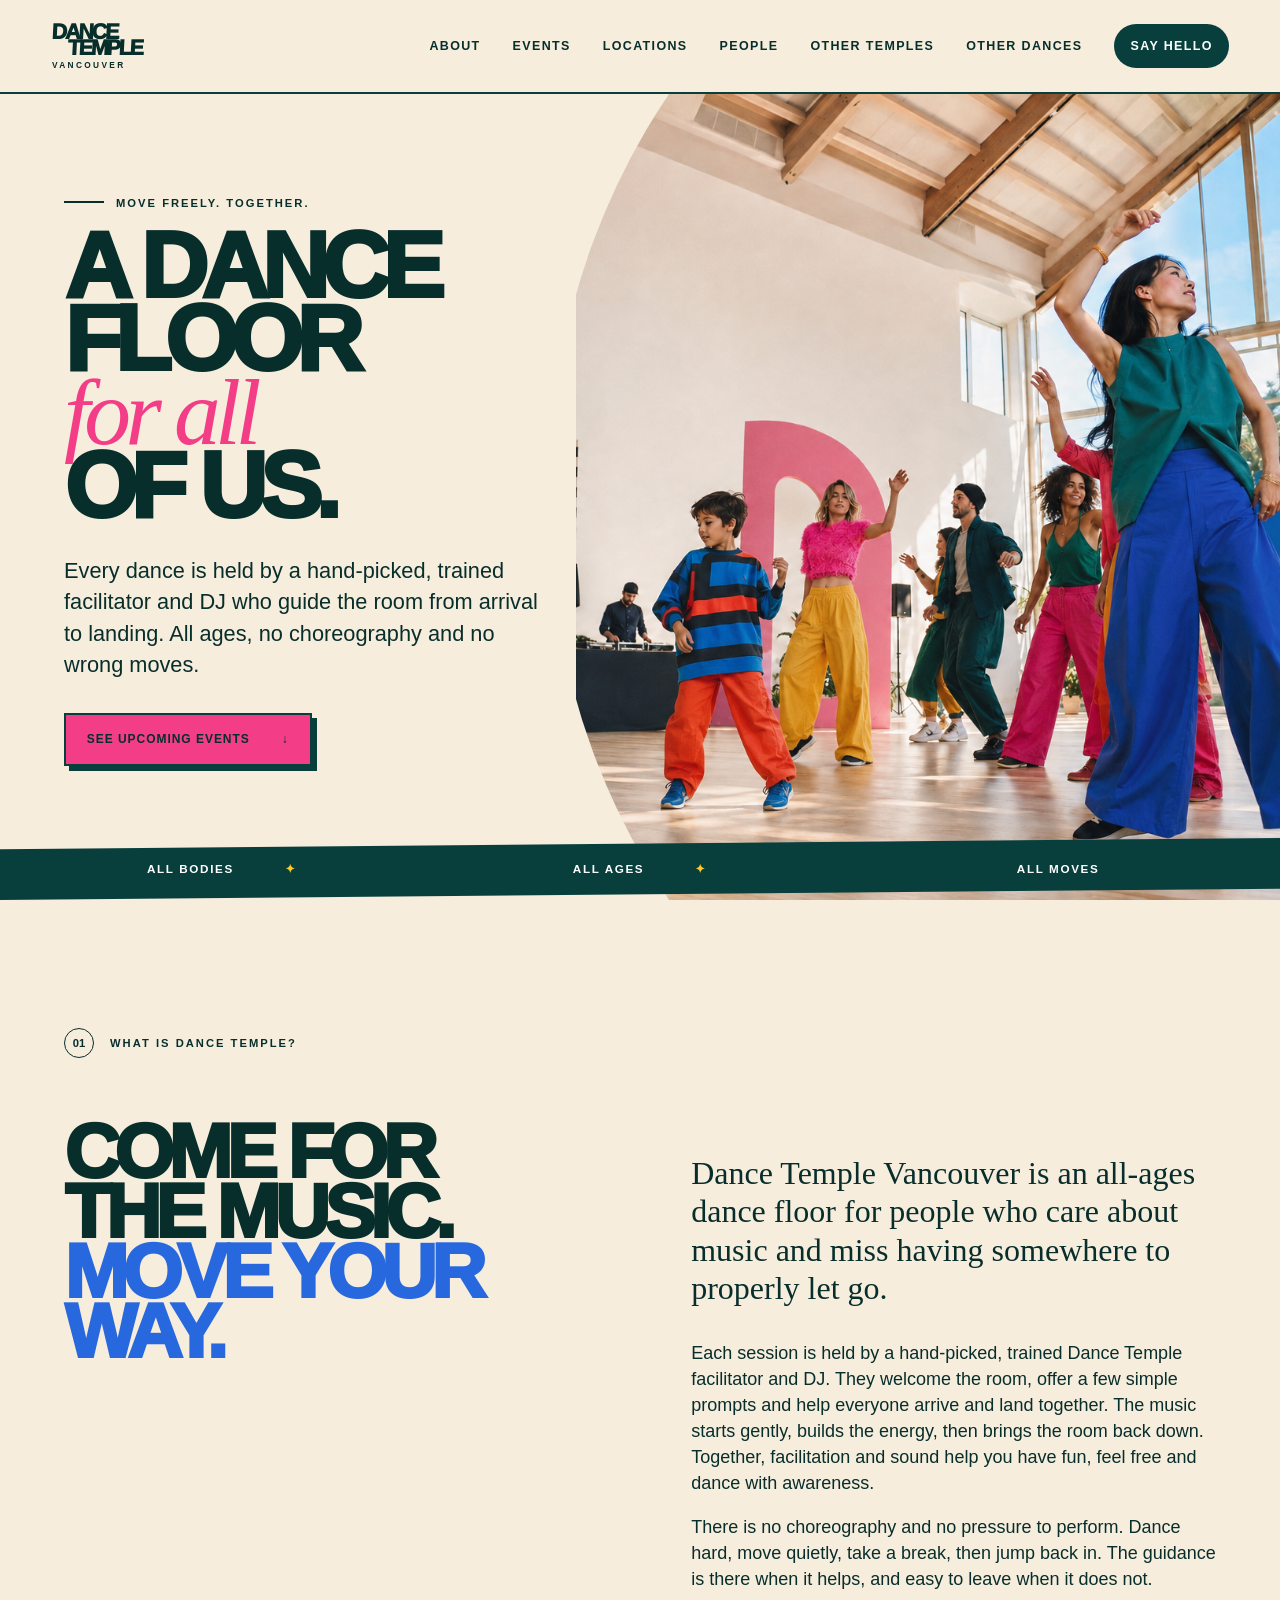
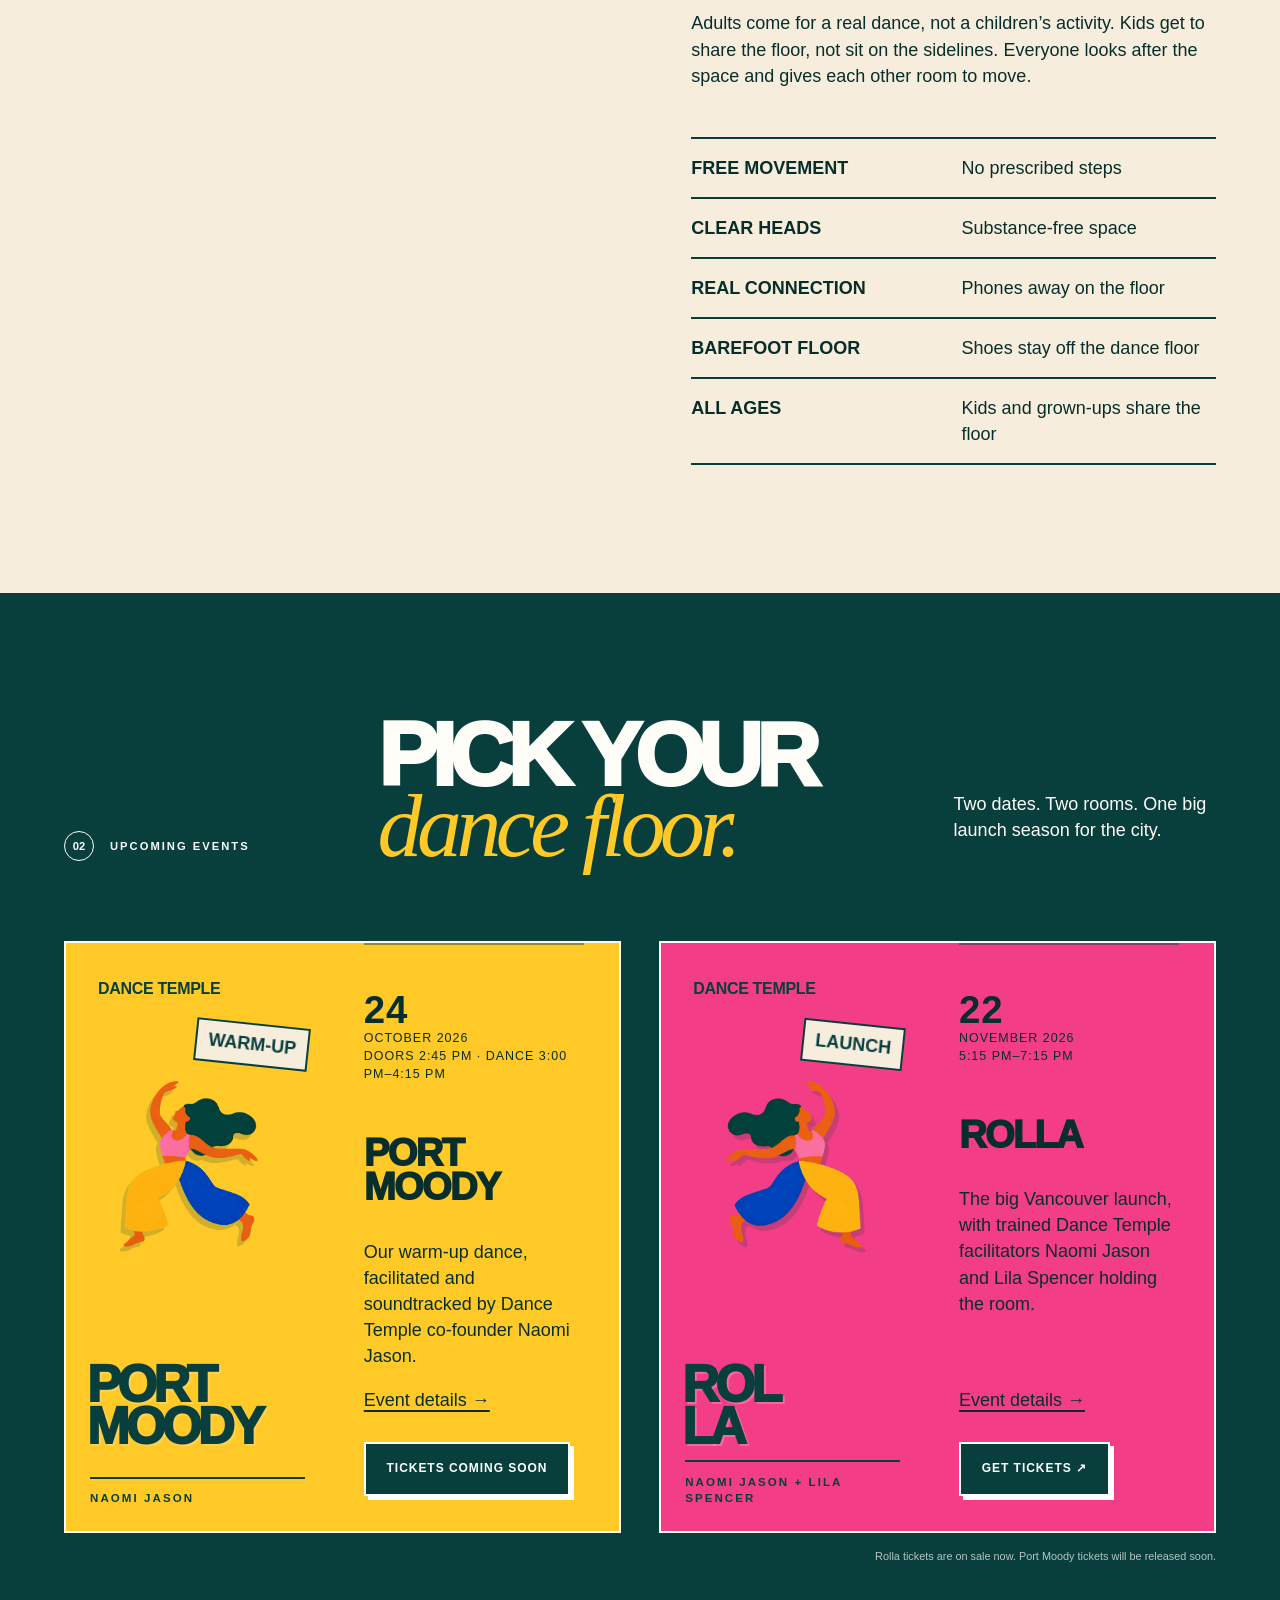
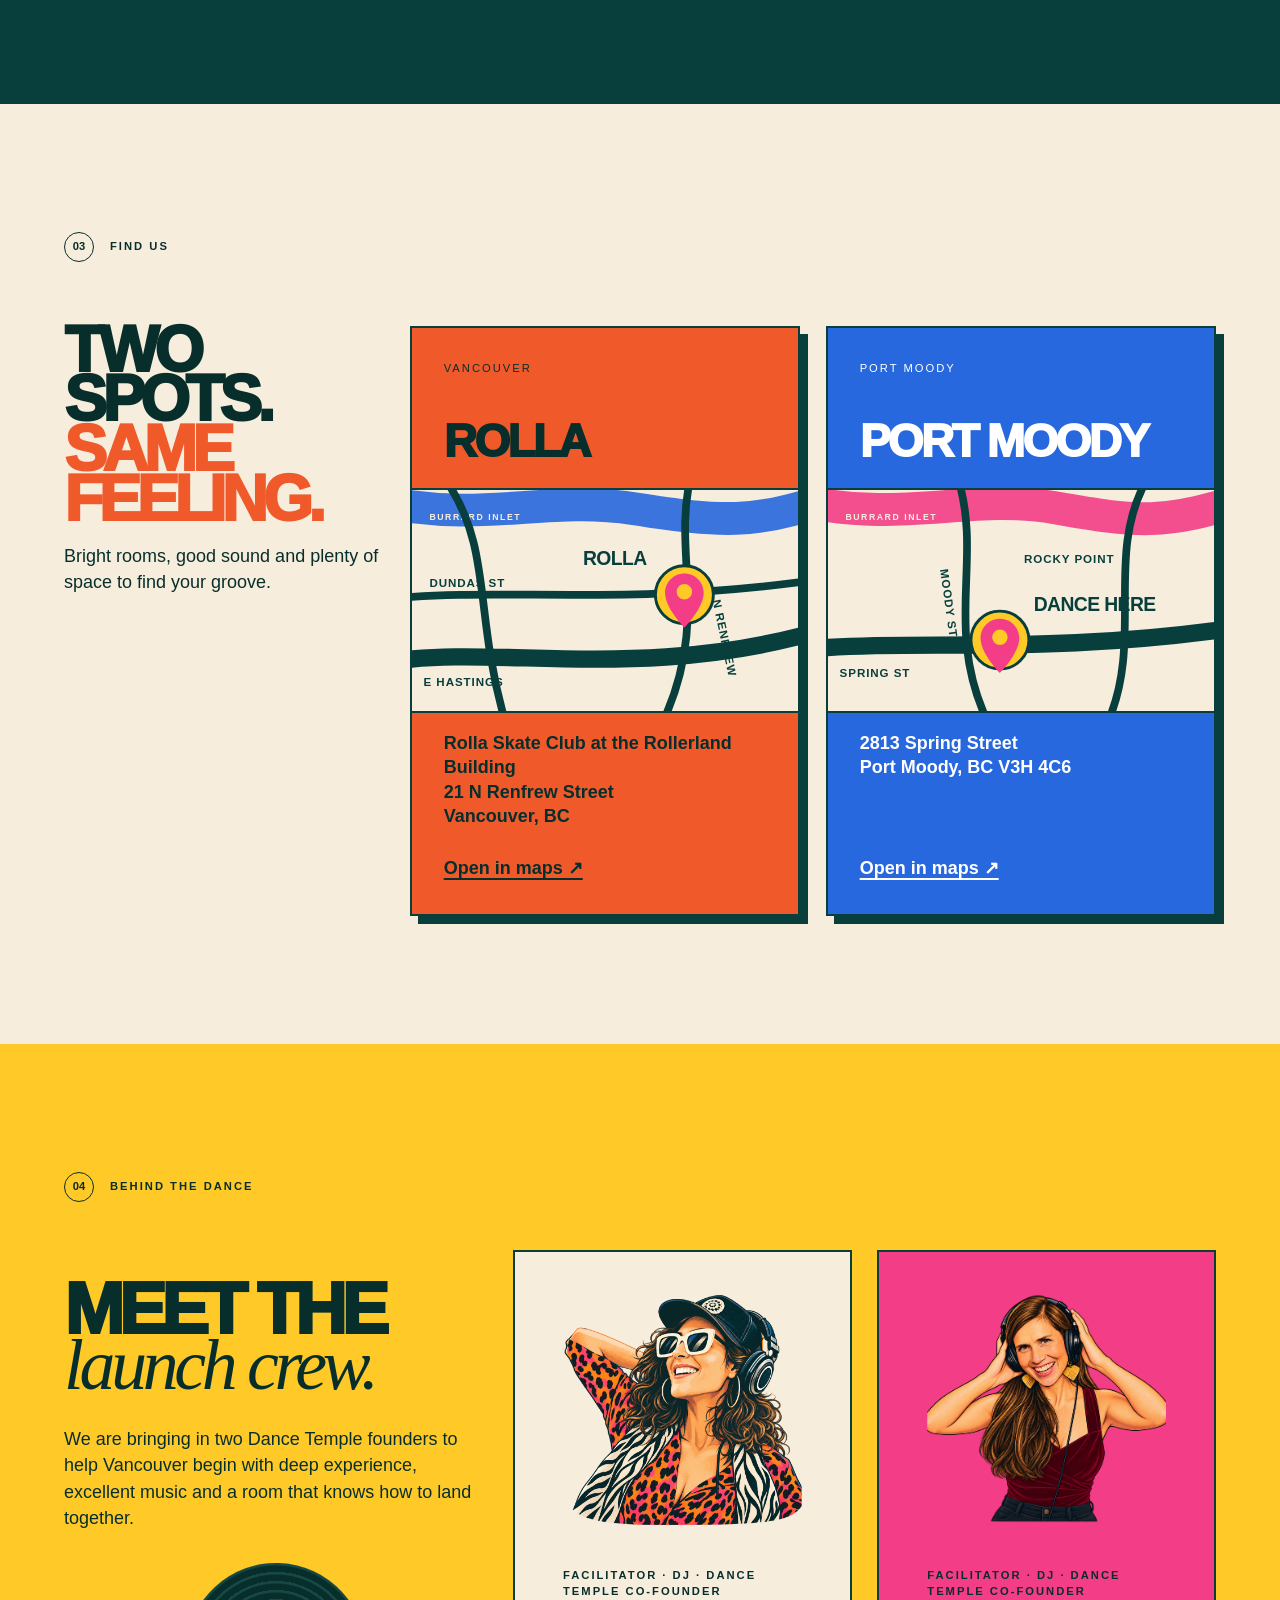
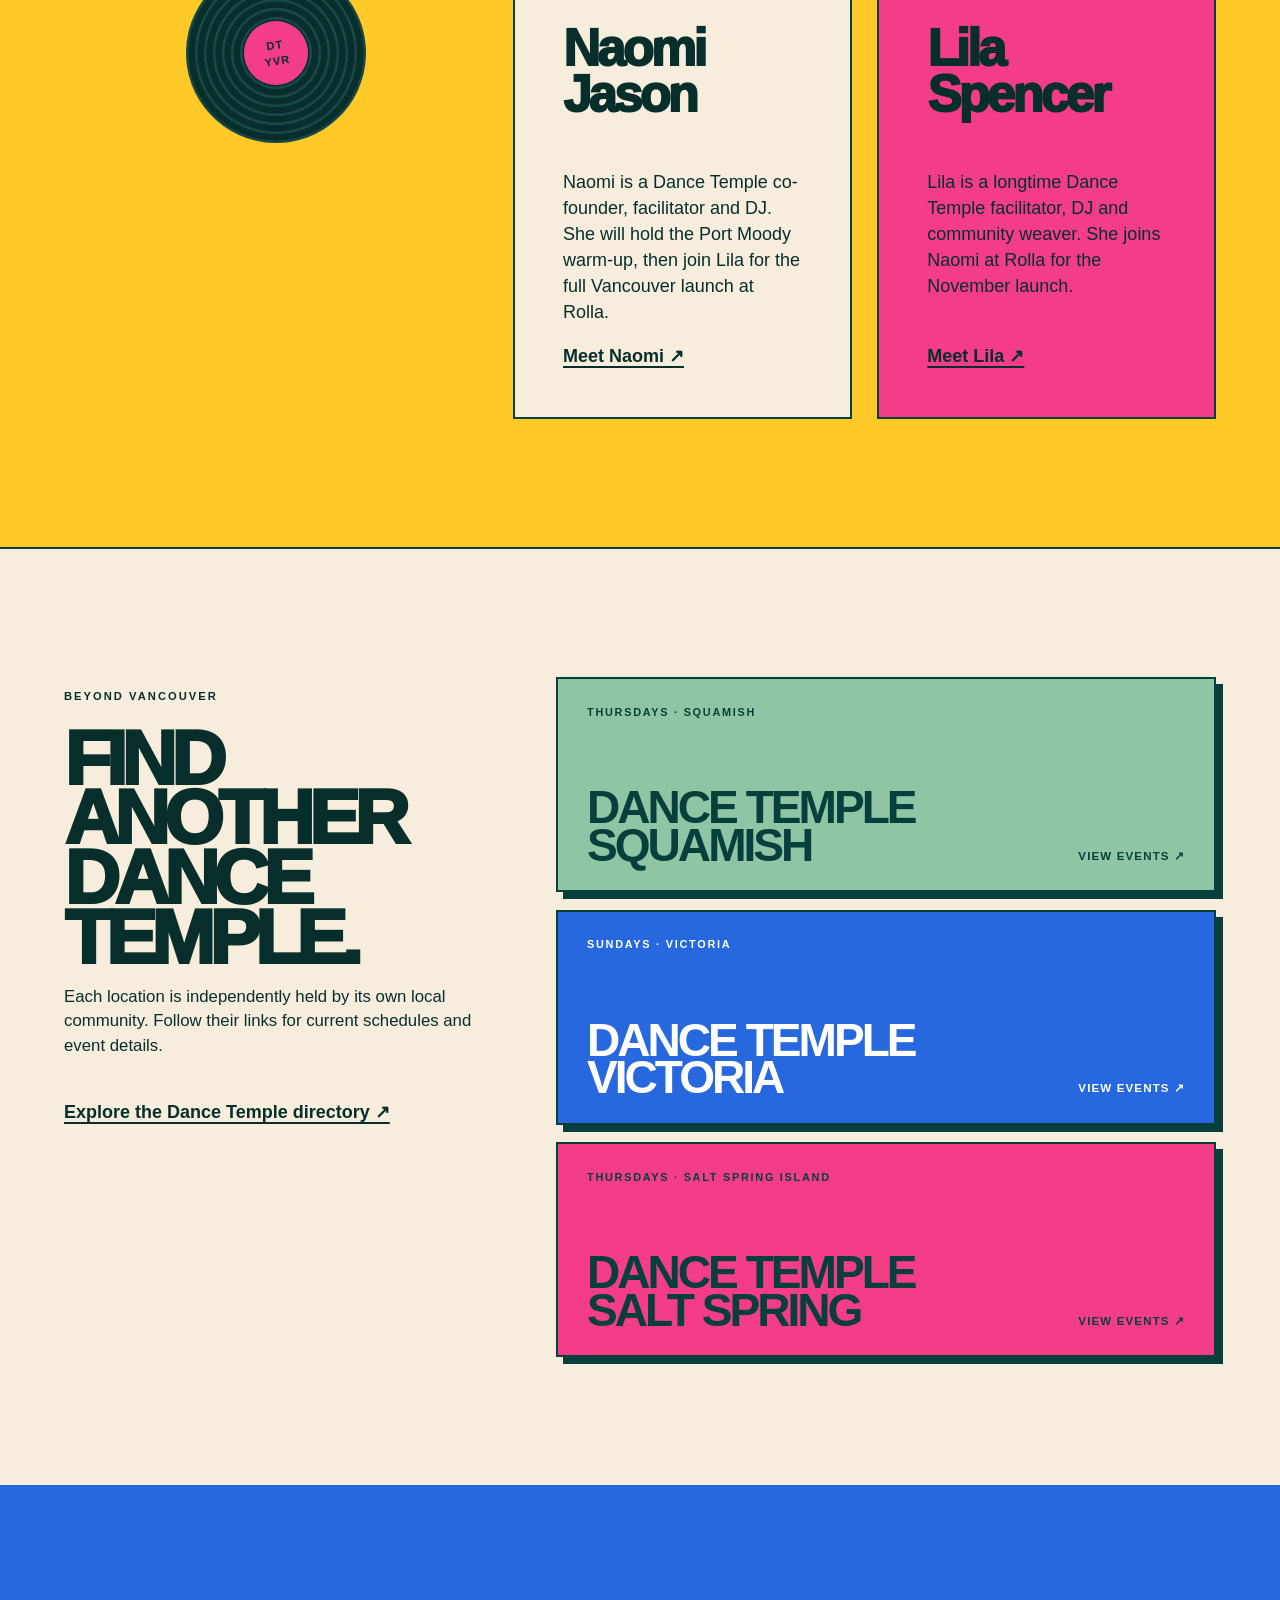
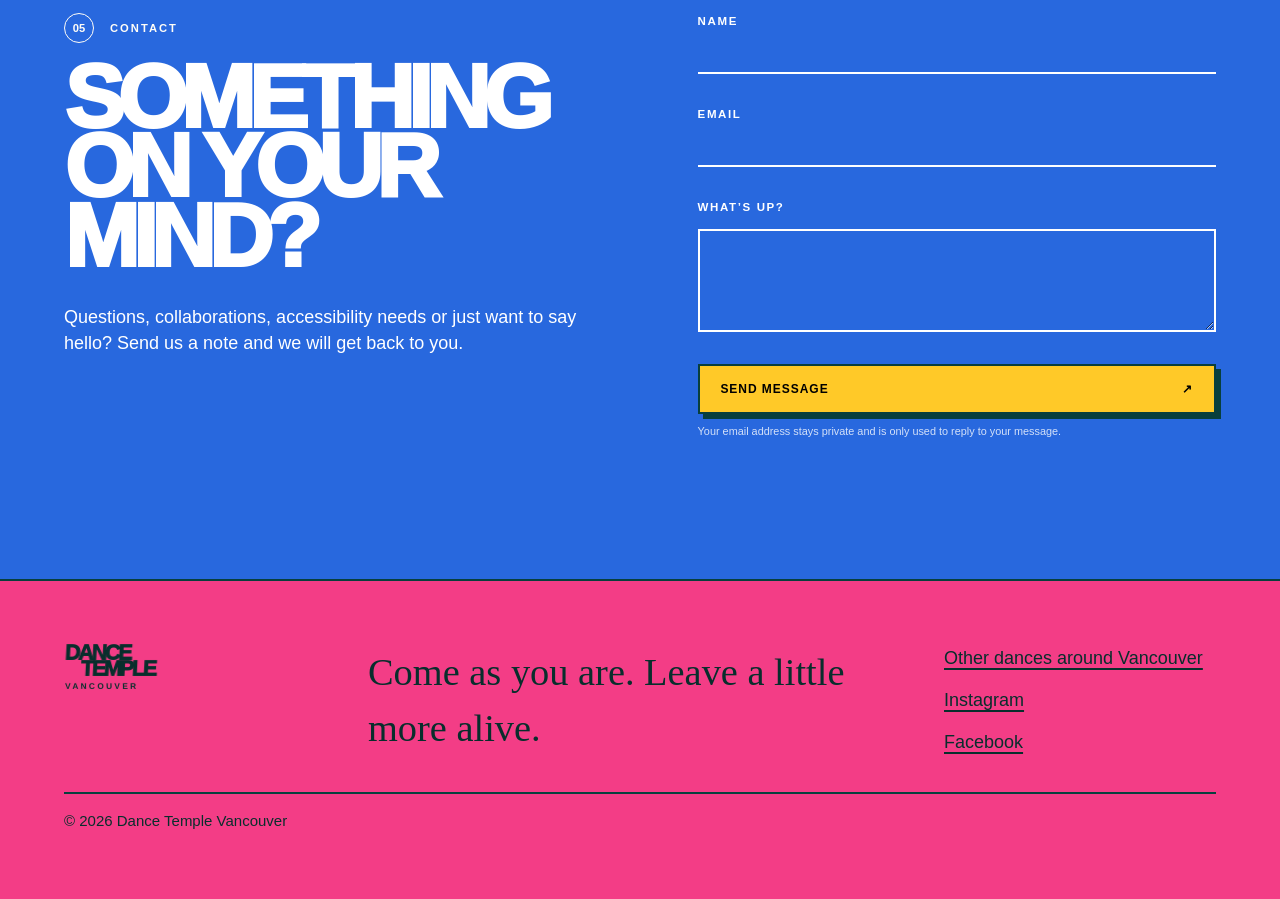
<file: index.html>
<!doctype html>
<html lang="en">
<head>
  <meta charset="utf-8">
  <meta name="viewport" content="width=device-width, initial-scale=1">
  <!-- Google tag (gtag.js) -->
  <script async src="https://www.googletagmanager.com/gtag/js?id=G-MECYMFHZHG"></script>
  <script>
    window.dataLayer = window.dataLayer || [];
    function gtag(){dataLayer.push(arguments);}
    gtag('js', new Date());
    gtag('config', 'G-MECYMFHZHG');
  </script>
  <title>All-Ages Conscious Dance Events | Dance Temple Vancouver</title>
  <meta name="description" content="All-ages conscious dance events in Vancouver and Port Moody, guided by a facilitator and rotating local DJs.">
  <link rel="canonical" href="https://dancetemplevancouver.com/">
  <link rel="icon" href="assets/logo-dancer.png" type="image/png">
  <meta name="theme-color" content="#004d46">
  <meta property="og:type" content="website">
  <meta property="og:site_name" content="Dance Temple Vancouver">
  <meta property="og:title" content="All-Ages Conscious Dance Events | Dance Temple Vancouver">
  <meta property="og:description" content="A conscious dance floor for people of all ages in Vancouver and Port Moody, with guided facilitation and brilliant local DJs.">
  <meta property="og:url" content="https://dancetemplevancouver.com/">
  <meta property="og:image" content="https://dancetemplevancouver.com/assets/dancers-hero.png">
  <meta property="og:image:alt" content="A colourful group of adults and children dancing together">
  <meta name="twitter:card" content="summary_large_image">
  <meta name="twitter:title" content="All-Ages Conscious Dance Events | Dance Temple Vancouver">
  <meta name="twitter:description" content="Move freely at an all-ages conscious dance in Vancouver and Port Moody, guided by a facilitator and local DJs.">
  <meta name="twitter:image" content="https://dancetemplevancouver.com/assets/dancers-hero.png">
  <link rel="stylesheet" href="styles.css">
  <link rel="stylesheet" href="revision.css?v=4">
  <script src="script.js" defer></script>
  <script type="application/ld+json">
  {
    "@context": "https://schema.org",
    "@graph": [
      {
        "@type": "Organization",
        "@id": "https://dancetemplevancouver.com/#organization",
        "name": "Dance Temple Vancouver",
        "url": "https://dancetemplevancouver.com/",
        "logo": "https://dancetemplevancouver.com/assets/logo-dancer.png",
        "sameAs": [
          "https://instagram.com/dancetemplevancouver",
          "https://facebook.com/dancetemplevancouver"
        ]
      },
      {
        "@type": "WebSite",
        "@id": "https://dancetemplevancouver.com/#website",
        "url": "https://dancetemplevancouver.com/",
        "name": "Dance Temple Vancouver",
        "publisher": { "@id": "https://dancetemplevancouver.com/#organization" },
        "inLanguage": "en-CA"
      },
      {
        "@type": "Event",
        "name": "Dance Temple Vancouver: Port Moody warm-up",
        "startDate": "2026-10-24T15:00:00-07:00",
        "endDate": "2026-10-24T16:15:00-07:00",
        "eventStatus": "https://schema.org/EventScheduled",
        "eventAttendanceMode": "https://schema.org/OfflineEventAttendanceMode",
        "url": "https://dancetemplevancouver.com/events/port-moody.html",
        "location": { "@type": "Place", "name": "Port Moody", "address": "2813 Spring Street, Port Moody, BC" },
        "organizer": { "@id": "https://dancetemplevancouver.com/#organization" },
        "performer": { "@type": "Person", "name": "Naomi Jason", "url": "https://www.naomijason.com/dancetemple" }
      },
      {
        "@type": "Event",
        "name": "Dance Temple Vancouver at Rolla",
        "startDate": "2026-11-22T17:15:00-08:00",
        "endDate": "2026-11-22T19:15:00-08:00",
        "eventStatus": "https://schema.org/EventScheduled",
        "eventAttendanceMode": "https://schema.org/OfflineEventAttendanceMode",
        "url": "https://dancetemplevancouver.com/events/vancouver-pne.html",
        "location": { "@type": "Place", "name": "Rolla Skate Club at the Rollerland Building", "address": "21 N Renfrew Street, Vancouver, BC" },
        "organizer": { "@id": "https://dancetemplevancouver.com/#organization" },
        "performer": [
          { "@type": "Person", "name": "Naomi Jason", "url": "https://www.naomijason.com/dancetemple" },
          { "@type": "Person", "name": "Lila Spencer", "url": "https://dancetemplegathering.com/contributors/" }
        ]
      }
    ]
  }
  </script>
</head>
<body>
  <a class="skip-link" href="#main">Skip to content</a>
  <header class="site-header">
    <a class="wordmark" href="#top" aria-label="Dance Temple Vancouver home"><span>Dance</span><span>Temple</span><small>Vancouver</small></a>
    <button class="menu-toggle" aria-expanded="false" aria-controls="site-nav">Menu</button>
    <nav id="site-nav" aria-label="Main navigation">
      <a href="#about">About</a><a href="#events">Events</a><a href="#locations">Locations</a><a href="#people">People</a><a href="#other-temples">Other temples</a><a href="other-dances.html">Other dances</a>
      <a class="nav-cta" href="#contact">Say hello</a>
    </nav>
  </header>

  <main id="main">
    <section class="hero" id="top">
      <div class="hero-copy">
        <p class="eyebrow">Move freely. Together.</p>
        <h1>A dance floor<br><em>for all</em><br>of us.</h1>
        <p class="hero-deck">Every dance is held by a hand-picked, trained facilitator and DJ who guide the room from arrival to landing. All ages, no choreography and no wrong moves.</p>
        <a class="button button-pink" href="#events">See upcoming events <span aria-hidden="true">↓</span></a>
      </div>
      <div class="hero-image" role="img" aria-label="A colourful group of people dancing joyfully"></div>
      <div class="hero-tape" aria-hidden="true"><span>all bodies</span><span>all ages</span><span>all moves</span></div>
    </section>

    <section class="about section" id="about">
      <div class="section-label"><span>01</span> What is Dance Temple?</div>
      <div class="about-grid">
        <h2>Come for<br>the music.<br><span>Move your way.</span></h2>
        <div class="about-copy">
          <p class="lead">Dance Temple Vancouver is an all-ages dance floor for people who care about music and miss having somewhere to properly let go.</p>
          <p>Each session is held by a hand-picked, trained Dance Temple facilitator and DJ. They welcome the room, offer a few simple prompts and help everyone arrive and land together. The music starts gently, builds the energy, then brings the room back down. Together, facilitation and sound help you have fun, feel free and dance with awareness.</p>
          <p>There is no choreography and no pressure to perform. Dance hard, move quietly, take a break, then jump back in. The guidance is there when it helps, and easy to leave when it does not.</p>
          <p>Adults come for a real dance, not a children’s activity. Kids get to share the floor, not sit on the sidelines. Everyone looks after the space and gives each other room to move.</p>
          <ul class="values" aria-label="Our values">
            <li><b>Free movement</b><span>No prescribed steps</span></li>
            <li><b>Clear heads</b><span>Substance-free space</span></li>
            <li><b>Real connection</b><span>Phones away on the floor</span></li>
            <li><b>Barefoot floor</b><span>Shoes stay off the dance floor</span></li>
            <li><b>All ages</b><span>Kids and grown-ups share the floor</span></li>
          </ul>
        </div>
      </div>
    </section>

    <section class="events section" id="events">
      <div class="section-heading">
        <div class="section-label section-label-light"><span>02</span> Upcoming events</div>
        <h2>Pick your<br><i>dance floor.</i></h2>
        <p>Two dates. Two rooms. One big launch season for the city.</p>
      </div>
      <div class="event-grid">
        <article class="event-card card-yellow">
          <a class="poster" href="events/port-moody.html" aria-label="View Port Moody event details">
            <span class="poster-kicker">Dance Temple</span><strong>PORT<br>MOODY</strong><span class="poster-place">WARM-UP</span><span class="poster-dj">NAOMI JASON</span>
            <span class="dancer dancer-a logo-figure" aria-hidden="true"><svg viewBox="0 0 260 320"><path class="flow-hair" d="M113 93C74 99 61 76 31 91C3 105 11 139 39 139C21 169 54 188 80 168C93 201 138 182 135 148C164 132 151 99 113 93Z"/><path class="skin-fill" d="M111 92C124 76 148 82 154 101C159 119 145 132 130 131L121 146L99 130L108 115C97 108 99 98 111 92ZM104 136C78 139 55 148 35 160C19 169 11 178 3 190C17 196 29 189 43 180C66 166 86 163 112 164ZM146 141C166 123 180 105 181 78C182 53 174 28 164 8C179 8 191 20 199 41C211 73 206 105 191 131C181 149 168 162 156 168Z"/><path class="top-fill" d="M102 128C122 124 148 130 160 151L153 205L104 200L91 151Z"/><path class="leg-one" d="M104 196C82 213 54 223 35 245C25 256 22 274 34 291C56 286 72 277 86 263C104 246 118 224 132 201Z"/><path class="leg-two" d="M132 199C150 205 175 220 190 241C204 260 209 280 203 302C180 305 160 299 145 288C131 278 121 261 113 247Z"/></svg></span>
            <span class="dancer dancer-b dancer-small logo-figure" aria-hidden="true"><svg viewBox="0 0 260 320"><path class="flow-hair" d="M102 74C73 61 45 78 45 105C22 107 19 139 40 149C31 176 65 192 86 171C105 193 141 180 140 151C162 131 147 96 124 95C123 82 114 77 102 74Z"/><path class="skin-fill" d="M99 91C115 80 139 91 140 111C141 128 128 140 113 139L108 151L85 139L93 126C81 119 84 100 99 91ZM91 145C62 143 38 132 18 115C12 128 18 141 31 152C48 166 65 172 93 172ZM135 148C158 150 181 139 205 119C214 130 208 144 196 155C177 172 156 180 131 176Z"/><path class="top-fill" d="M87 139C107 136 132 144 143 165L134 205L84 204L74 165Z"/><path class="leg-one" d="M86 200C66 213 51 232 41 258C35 274 35 292 43 307C61 306 76 296 84 281C95 258 103 231 111 202Z"/><path class="leg-two" d="M111 201C134 214 151 232 164 253C176 272 180 292 174 307C154 309 139 300 130 286C116 264 107 235 99 205Z"/></svg></span>
          </a>
          <div class="event-info"><p class="event-date"><span>24</span> October 2026<br>Doors 2:45 pm · Dance 3:00 pm–4:15 pm</p><h3>Port Moody</h3><p>Our warm-up dance, facilitated and soundtracked by Dance Temple co-founder Naomi Jason.</p><div class="event-actions"><a href="events/port-moody.html">Event details →</a><a class="button button-dark" href="#" data-ticket>Tickets coming soon</a></div></div>
        </article>
        <article class="event-card card-pink">
          <a class="poster" href="events/vancouver-pne.html" aria-label="View the Rolla event details">
            <span class="poster-kicker">Dance Temple</span><strong>ROL<br>LA</strong><span class="poster-place">LAUNCH</span><span class="poster-dj">NAOMI JASON + LILA SPENCER</span>
            <span class="dancer dancer-c logo-figure" aria-hidden="true"><svg viewBox="0 0 260 320"><path class="flow-hair" d="M132 91C110 61 70 64 60 95C24 92 7 125 27 148C6 174 34 204 63 188C80 215 120 205 126 174C154 165 165 132 145 112Z"/><path class="skin-fill" d="M112 90C129 75 153 83 158 103C162 121 148 135 132 134L124 149L100 135L108 120C94 113 98 99 112 90ZM103 141C81 129 61 108 55 82C51 65 55 48 65 31C77 40 83 53 84 67C87 91 101 108 119 121ZM148 143C169 129 187 111 199 88C208 71 211 53 207 35C224 43 231 60 227 81C220 115 194 146 158 169Z"/><path class="top-fill" d="M101 132C124 128 150 137 163 158L152 207L98 202L87 158Z"/><path class="leg-one" d="M101 198C77 210 55 229 41 253C31 269 28 287 34 305C55 306 74 297 88 281C104 262 116 232 127 203Z"/><path class="leg-two" d="M126 202C145 215 171 229 190 250C205 267 210 286 204 304C180 306 158 299 144 286C125 268 117 236 109 205Z"/></svg></span>
            <span class="dancer dancer-d dancer-small logo-figure" aria-hidden="true"><svg viewBox="0 0 260 320"><path class="flow-hair" d="M118 83C91 56 54 72 53 105C26 111 24 144 46 157C38 183 70 201 93 181C112 200 145 184 143 156C165 139 156 104 132 99Z"/><path class="skin-fill" d="M105 92C122 78 145 87 149 106C152 124 139 137 123 136L116 150L93 136L101 122C88 114 91 101 105 92ZM97 145C71 153 49 171 35 194C26 208 24 222 28 236C42 231 52 221 61 208C75 189 90 178 111 170ZM140 146C158 128 169 104 170 78C170 60 166 44 157 29C174 30 185 43 191 61C201 95 188 130 155 169Z"/><path class="top-fill" d="M94 137C117 131 142 139 155 159L146 206L91 204L80 161Z"/><path class="leg-one" d="M94 201C70 214 51 235 40 261C33 278 34 295 42 309C62 306 78 296 89 280C103 260 112 232 120 204Z"/><path class="leg-two" d="M120 203C141 216 163 235 177 258C188 276 190 294 182 309C162 308 146 300 136 285C121 263 113 234 106 206Z"/></svg></span>
          </a>
          <div class="event-info"><p class="event-date"><span>22</span> November 2026<br>5:15 pm–7:15 pm</p><h3>Rolla</h3><p>The big Vancouver launch, with trained Dance Temple facilitators Naomi Jason and Lila Spencer holding the room.</p><div class="event-actions"><a href="events/vancouver-pne.html">Event details →</a><a class="button button-dark" href="https://www.eventbrite.com/e/dance-temple-vancouver-official-launch-at-rolla-pne-tickets-1999994018949?aff=ebdsoporgprofile" target="_blank" rel="noopener">Get tickets ↗</a></div></div>
        </article>
      </div>
      <p class="placeholder-note">Rolla tickets are on sale now. Port Moody tickets will be released soon.</p>
    </section>

    <section class="locations section" id="locations">
      <div class="section-label"><span>03</span> Find us</div>
      <div class="location-grid">
        <div class="location-intro"><h2>Two spots.<br><span>Same feeling.</span></h2><p>Bright rooms, good sound and plenty of space to find your groove.</p></div>
        <article class="location-card coral"><span>Vancouver</span><h3>Rolla</h3><div class="mini-map" aria-label="Stylized map showing Rolla at North Renfrew and Dundas Street"><svg viewBox="0 0 400 210" role="img"><path class="water" d="M-25 4 C80 24 140 -4 230 10 S355 26 430 0"/><text class="water-label" x="18" y="22">BURRARD INLET</text><path class="road" d="M-20 168 C90 151 245 190 430 134"/><path class="road thin" d="M-20 103 C92 91 232 112 430 82"/><path class="road thin" d="M288 -20 C270 55 308 126 260 230"/><path class="road thin" d="M38 -15 C82 52 65 118 95 225"/><circle class="pin-dot" cx="282" cy="99" r="30"/><path class="pin" d="M282 77c-11 0-20 9-20 20 0 16 20 36 20 36s20-20 20-36c0-11-9-20-20-20zm0 27a8 8 0 1 1 0-16 8 8 0 0 1 0 16z"/><text x="12" y="194">E HASTINGS</text><text x="18" y="91">DUNDAS ST</text><text x="311" y="105" transform="rotate(78 311 105)">N RENFREW</text><text class="map-label" x="177" y="68">ROLLA</text></svg></div><p class="address">Rolla Skate Club at the Rollerland Building<br>21 N Renfrew Street<br>Vancouver, BC</p><a href="https://maps.google.com/?q=21+N+Renfrew+Street+Vancouver+BC" target="_blank" rel="noopener">Open in maps ↗</a></article>
        <article class="location-card blue"><span>Port Moody</span><h3>Port Moody</h3><div class="mini-map" aria-label="Stylized map showing 2813 Spring Street just east of Moody Street"><svg viewBox="0 0 400 210" role="img"><path class="water" d="M-25 2 C72 25 150 -6 235 9 S350 27 430 0"/><text class="water-label" x="18" y="22">BURRARD INLET</text><path class="road" d="M-20 155 C90 145 230 162 430 132"/><path class="road thin" d="M135 -20 C160 64 120 133 165 230"/><path class="road thin" d="M330 -20 C286 58 327 145 290 230"/><circle class="pin-dot" cx="178" cy="146" r="30"/><path class="pin" d="M178 124c-11 0-20 9-20 20 0 16 20 36 20 36s20-20 20-36c0-11-9-20-20-20zm0 27a8 8 0 1 1 0-16 8 8 0 0 1 0 16z"/><text x="12" y="184">SPRING ST</text><text x="116" y="73" transform="rotate(82 116 73)">MOODY ST</text><text x="203" y="66">ROCKY POINT</text><text class="map-label" x="213" y="116">DANCE HERE</text></svg></div><p class="address">2813 Spring Street<br>Port Moody, BC V3H 4C6</p><a href="https://maps.google.com/?q=2813+Spring+Street+Port+Moody+BC" target="_blank" rel="noopener">Open in maps ↗</a></article>
      </div>
    </section>

    <section class="people section" id="people">
      <div class="section-label"><span>04</span> Behind the dance</div>
      <div class="people-grid">
        <div class="people-title"><h2>Meet the<br><i>launch crew.</i></h2><p>We are bringing in two Dance Temple founders to help Vancouver begin with deep experience, excellent music and a room that knows how to land together.</p><div class="vinyl" aria-hidden="true"><span>DT<br>YVR</span></div></div>
        <article class="person-card"><img class="person-portrait" src="assets/portraits/naomi-jason.png" alt="Illustrated portrait of Naomi Jason" loading="lazy"><p class="role">Facilitator · DJ · Dance Temple co-founder</p><h3>Naomi Jason</h3><p>Naomi is a Dance Temple co-founder, facilitator and DJ. She will hold the Port Moody warm-up, then join Lila for the full Vancouver launch at Rolla.</p><a href="https://www.naomijason.com/dancetemple" target="_blank" rel="noopener">Meet Naomi ↗</a></article>
        <article class="person-card person-card-pink"><img class="person-portrait" src="assets/portraits/lila-spencer-v2.png" alt="Illustrated portrait of Lila Spencer wearing headphones" loading="lazy"><p class="role">Facilitator · DJ · Dance Temple co-founder</p><h3>Lila Spencer</h3><p>Lila is a longtime Dance Temple facilitator, DJ and community weaver. She joins Naomi at Rolla for the November launch.</p><a href="https://dancetemplegathering.com/contributors/" target="_blank" rel="noopener">Meet Lila ↗</a></article>
      </div>
    </section>

    <section class="city-guide temple-network section" id="other-temples" aria-labelledby="city-guide-title">
      <div class="temple-network-intro"><p class="section-label">Beyond Vancouver</p><h2 id="city-guide-title">Find another<br>Dance Temple.</h2><p>Each location is independently held by its own local community. Follow their links for current schedules and event details.</p><a class="directory-link" href="https://dancetempleinternational.com/all-listings/" target="_blank" rel="noopener">Explore the Dance Temple directory ↗</a></div>
      <div class="temple-links" aria-label="Other Dance Temple locations">
        <a class="temple-link temple-link-green" href="https://www.dancetemplesquamish.ca/special-events" target="_blank" rel="noopener"><span>Thursdays · Squamish</span><strong>Dance Temple<br>Squamish</strong><em>View events ↗</em></a>
        <a class="temple-link temple-link-blue" href="https://www.facebook.com/DanceTempleVictoria" target="_blank" rel="noopener"><span>Sundays · Victoria</span><strong>Dance Temple<br>Victoria</strong><em>View events ↗</em></a>
        <a class="temple-link temple-link-pink" href="https://www.dancetemplesaltspring.com/" target="_blank" rel="noopener"><span>Thursdays · Salt Spring Island</span><strong>Dance Temple<br>Salt Spring</strong><em>View events ↗</em></a>
      </div>
    </section>

    <section class="contact section" id="contact">
      <div class="contact-copy"><div class="section-label section-label-light"><span>05</span> Contact</div><h2>Something<br>on your mind?</h2><p>Questions, collaborations, accessibility needs or just want to say hello? Send us a note and we will get back to you.</p></div>
      <form class="contact-form" id="contact-form" action="https://script.google.com/macros/s/AKfycbxjIYxrnARhOuVimfpV2gXaCUdnsebm8f3Qfwp2_0CRE3tC4y0xD2vM2CZEPV_pOhESww/exec" method="post" target="contact-target">
        <label>Name<input name="name" required autocomplete="name"></label>
        <label>Email<input type="email" name="email" required autocomplete="email"></label>
        <label>What’s up?<textarea name="message" rows="4" required></textarea></label>
        <label class="form-trap" aria-hidden="true">Leave this blank<input name="website" tabindex="-1" autocomplete="off"></label>
        <button class="button button-yellow" type="submit">Send message <span aria-hidden="true">↗</span></button>
        <p class="form-note" id="form-status" role="status" aria-live="polite">Your email address stays private and is only used to reply to your message.</p>
      </form>
      <iframe class="form-target" name="contact-target" title="Contact form response"></iframe>
    </section>
  </main>
  <footer><a class="wordmark wordmark-footer" href="#top"><span>Dance</span><span>Temple</span><small>Vancouver</small></a><p>Come as you are. Leave a little more alive.</p><div><a href="other-dances.html">Other dances around Vancouver</a><a href="https://instagram.com/dancetemplevancouver">Instagram</a><a href="https://facebook.com/dancetemplevancouver">Facebook</a></div><small>© <span id="year"></span> Dance Temple Vancouver</small></footer>
</body>
</html>
</file>
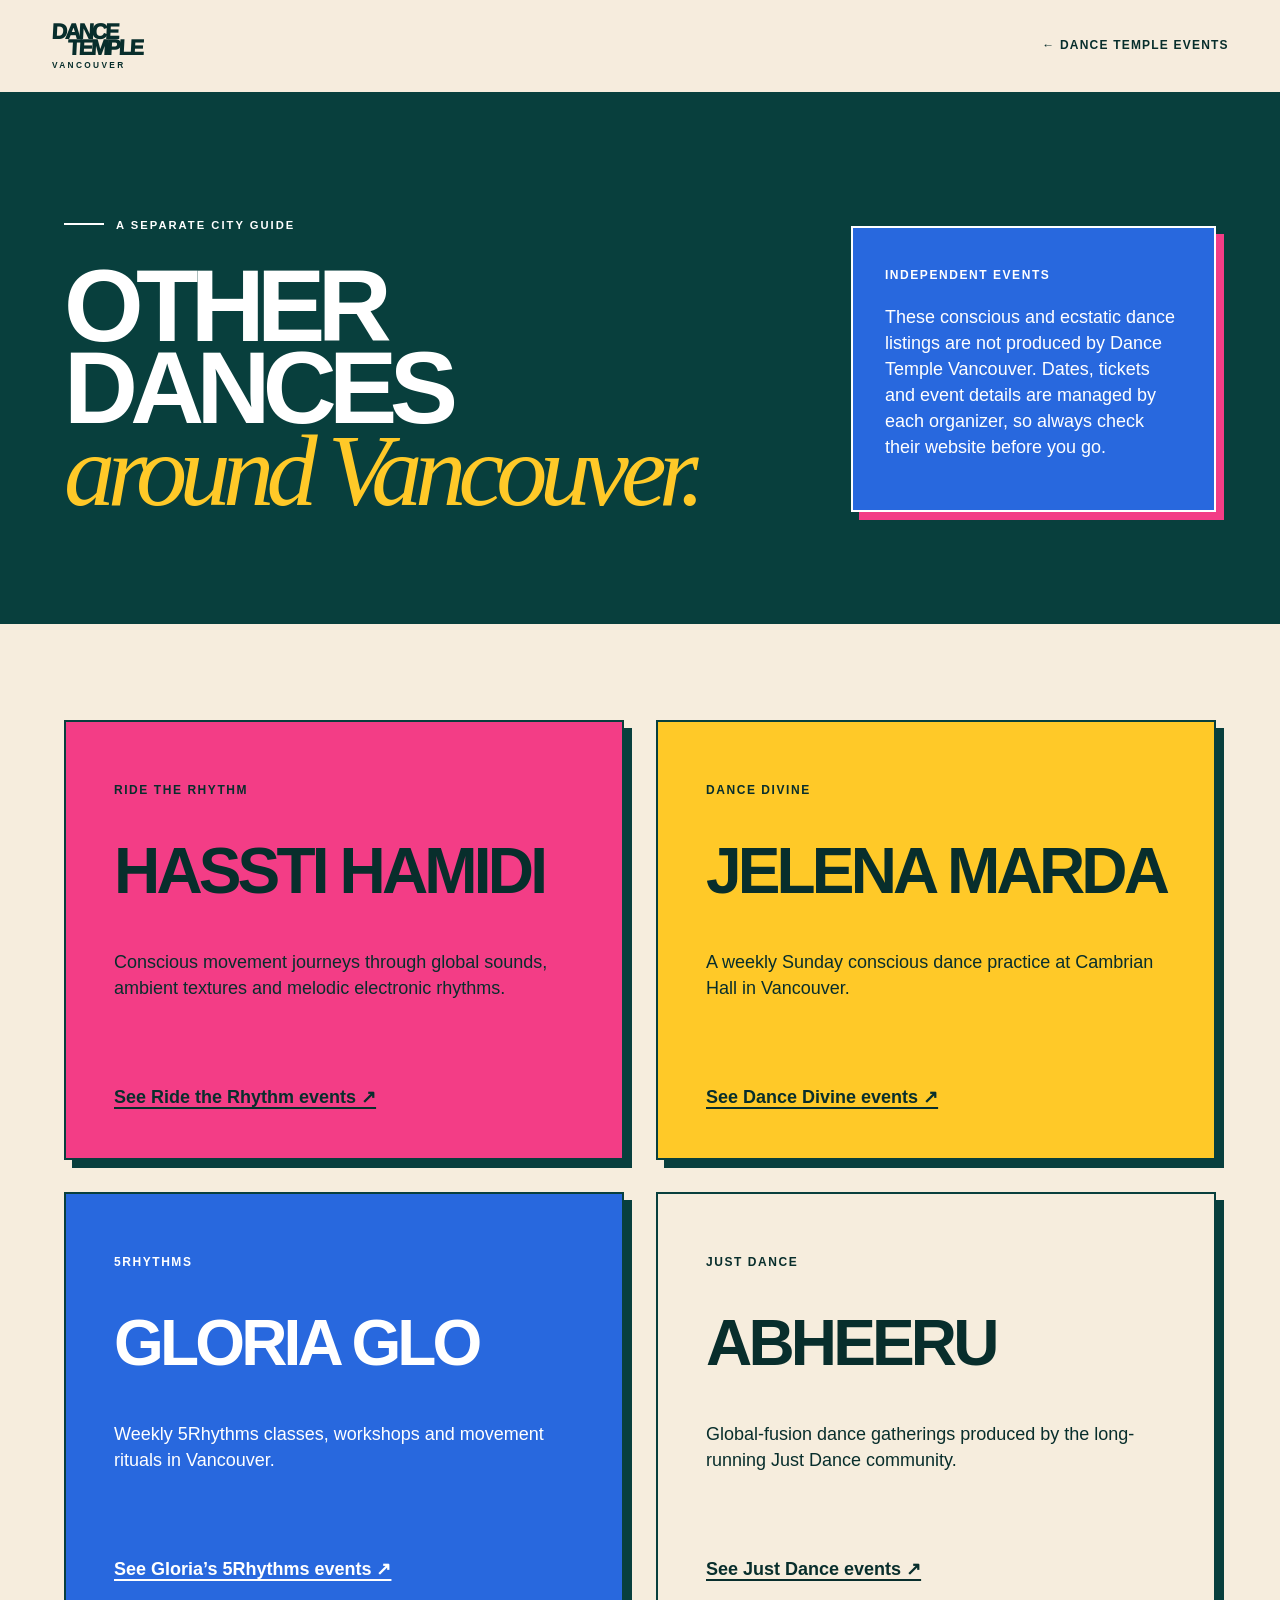
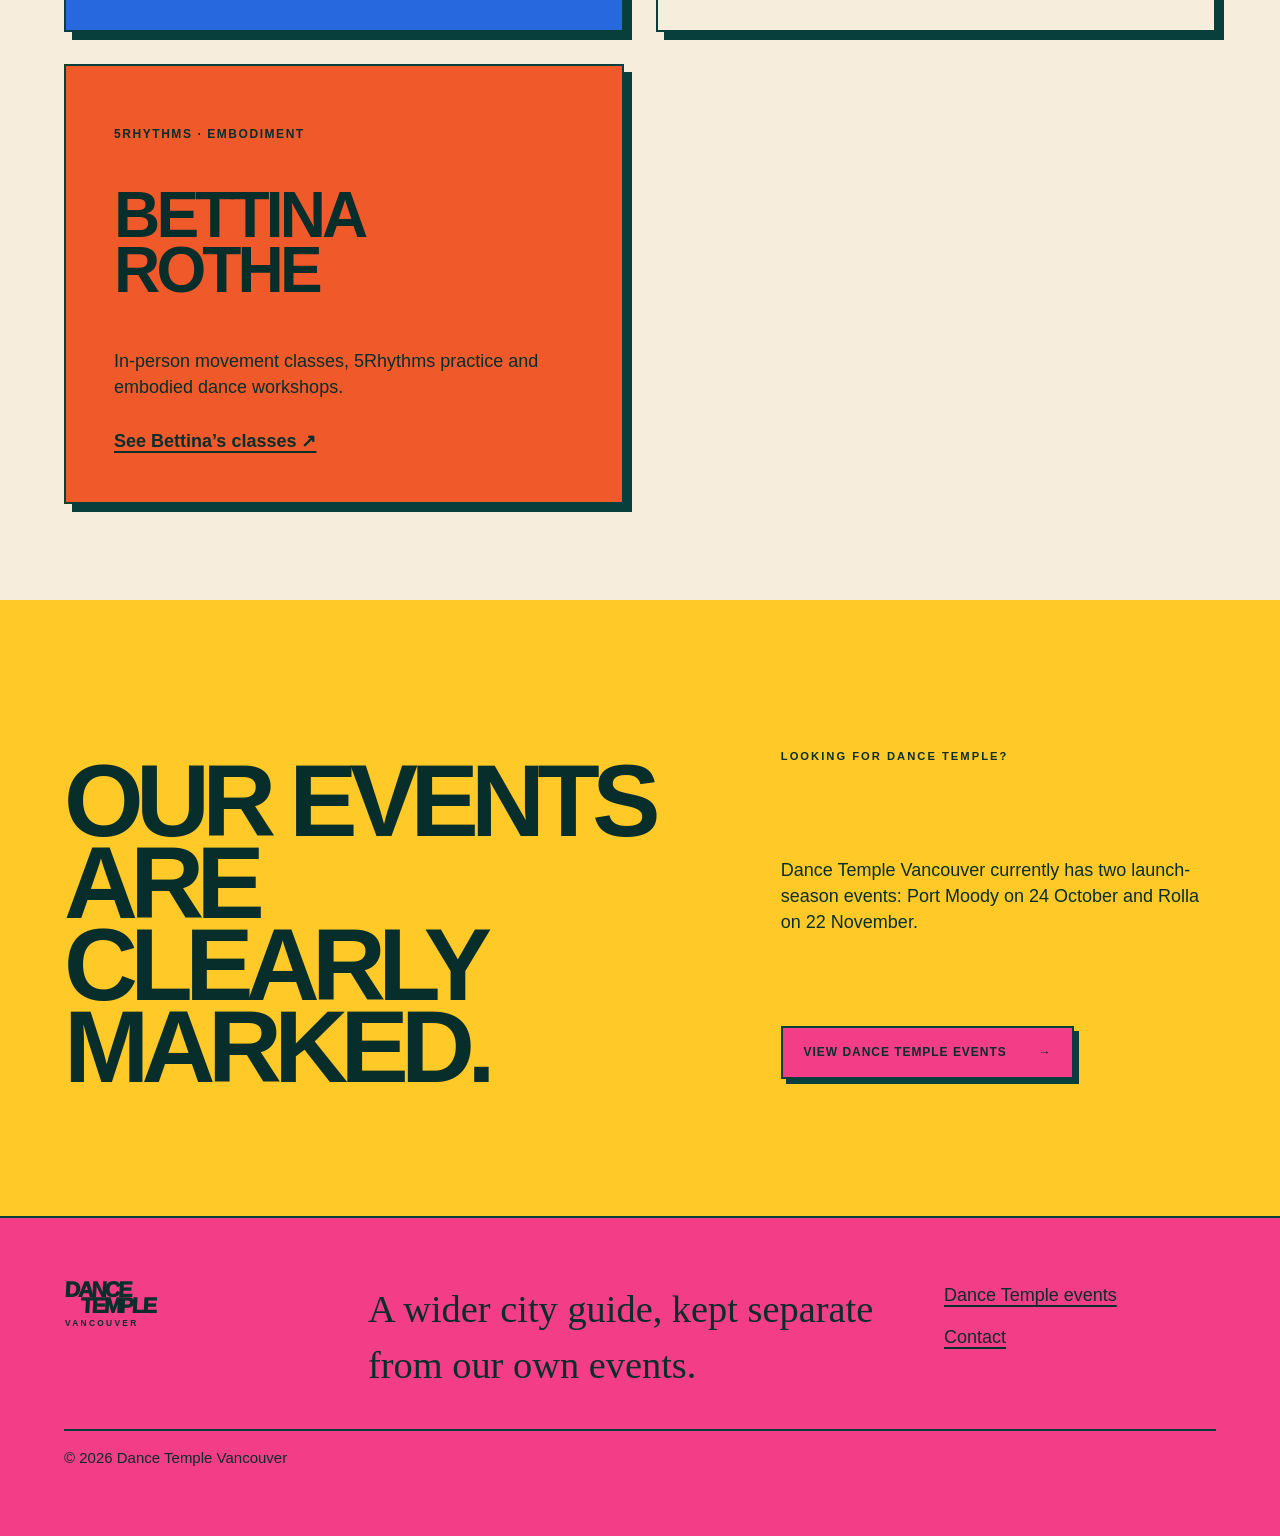
<file: other-dances.html>
<!doctype html>
<html lang="en">
<head>
  <meta charset="utf-8">
  <meta name="viewport" content="width=device-width,initial-scale=1">
  <!-- Google tag (gtag.js) -->
  <script async src="https://www.googletagmanager.com/gtag/js?id=G-MECYMFHZHG"></script>
  <script>
    window.dataLayer = window.dataLayer || [];
    function gtag(){dataLayer.push(arguments);}
    gtag('js', new Date());
    gtag('config', 'G-MECYMFHZHG');
  </script>
  <title>Other Conscious and Ecstatic Dances in Vancouver</title>
  <meta name="description" content="A guide to independent conscious and ecstatic dance events around Vancouver. These listings are not produced by Dance Temple Vancouver.">
  <link rel="icon" href="assets/logo-dancer.png" type="image/png">
  <link rel="stylesheet" href="styles.css">
  <link rel="stylesheet" href="revision.css?v=3">
  <link rel="stylesheet" href="other-dances.css?v=1">
  <script src="script.js" defer></script>
</head>
<body class="guide-page">
  <a class="skip-link" href="#main">Skip to content</a>
  <header class="site-header">
    <a class="wordmark" href="index.html" aria-label="Dance Temple Vancouver home"><span>Dance</span><span>Temple</span><small>Vancouver</small></a>
    <a class="guide-back" href="index.html#events">← Dance Temple events</a>
  </header>
  <main id="main">
    <section class="guide-hero">
      <div><p class="eyebrow">A separate city guide</p><h1>Other dances<br><i>around Vancouver.</i></h1></div>
      <div class="guide-notice"><strong>Independent events</strong><p>These conscious and ecstatic dance listings are not produced by Dance Temple Vancouver. Dates, tickets and event details are managed by each organizer, so always check their website before you go.</p></div>
    </section>
    <section class="guide-list" aria-label="Independent dance events and organizers">
      <article class="guide-card pink-card"><p class="role">Ride the Rhythm</p><h2>Hassti Hamidi</h2><p>Conscious movement journeys through global sounds, ambient textures and melodic electronic rhythms.</p><a href="https://www.eventbrite.com/o/65036409233" target="_blank" rel="noopener">See Ride the Rhythm events ↗</a></article>
      <article class="guide-card yellow-card"><p class="role">Dance Divine</p><h2>Jelena Marda</h2><p>A weekly Sunday conscious dance practice at Cambrian Hall in Vancouver.</p><a href="https://dancedivine.ca/conscious-dance-in-vancouver-bc/" target="_blank" rel="noopener">See Dance Divine events ↗</a></article>
      <article class="guide-card blue-card"><p class="role">5Rhythms</p><h2>Gloria Glo</h2><p>Weekly 5Rhythms classes, workshops and movement rituals in Vancouver.</p><a href="https://www.gloriaglo.com/5rhythms" target="_blank" rel="noopener">See Gloria’s 5Rhythms events ↗</a></article>
      <article class="guide-card cream-card"><p class="role">Just Dance</p><h2>Abheeru</h2><p>Global-fusion dance gatherings produced by the long-running Just Dance community.</p><a href="https://www.justdance.ca/" target="_blank" rel="noopener">See Just Dance events ↗</a></article>
      <article class="guide-card orange-card"><p class="role">5Rhythms · embodiment</p><h2>Bettina Rothe</h2><p>In-person movement classes, 5Rhythms practice and embodied dance workshops.</p><a href="https://www.bettinarothe.com/classes/?type=inperson" target="_blank" rel="noopener">See Bettina’s classes ↗</a></article>
    </section>
    <section class="guide-cta"><p class="section-label">Looking for Dance Temple?</p><h2>Our events are<br>clearly marked.</h2><p>Dance Temple Vancouver currently has two launch-season events: Port Moody on 24 October and Rolla on 22 November.</p><a class="button button-pink" href="index.html#events">View Dance Temple events <span aria-hidden="true">→</span></a></section>
  </main>
  <footer><a class="wordmark wordmark-footer" href="index.html"><span>Dance</span><span>Temple</span><small>Vancouver</small></a><p>A wider city guide, kept separate from our own events.</p><div><a href="index.html#events">Dance Temple events</a><a href="index.html#contact">Contact</a></div><small>© <span id="year"></span> Dance Temple Vancouver</small></footer>
</body>
</html>
</file>
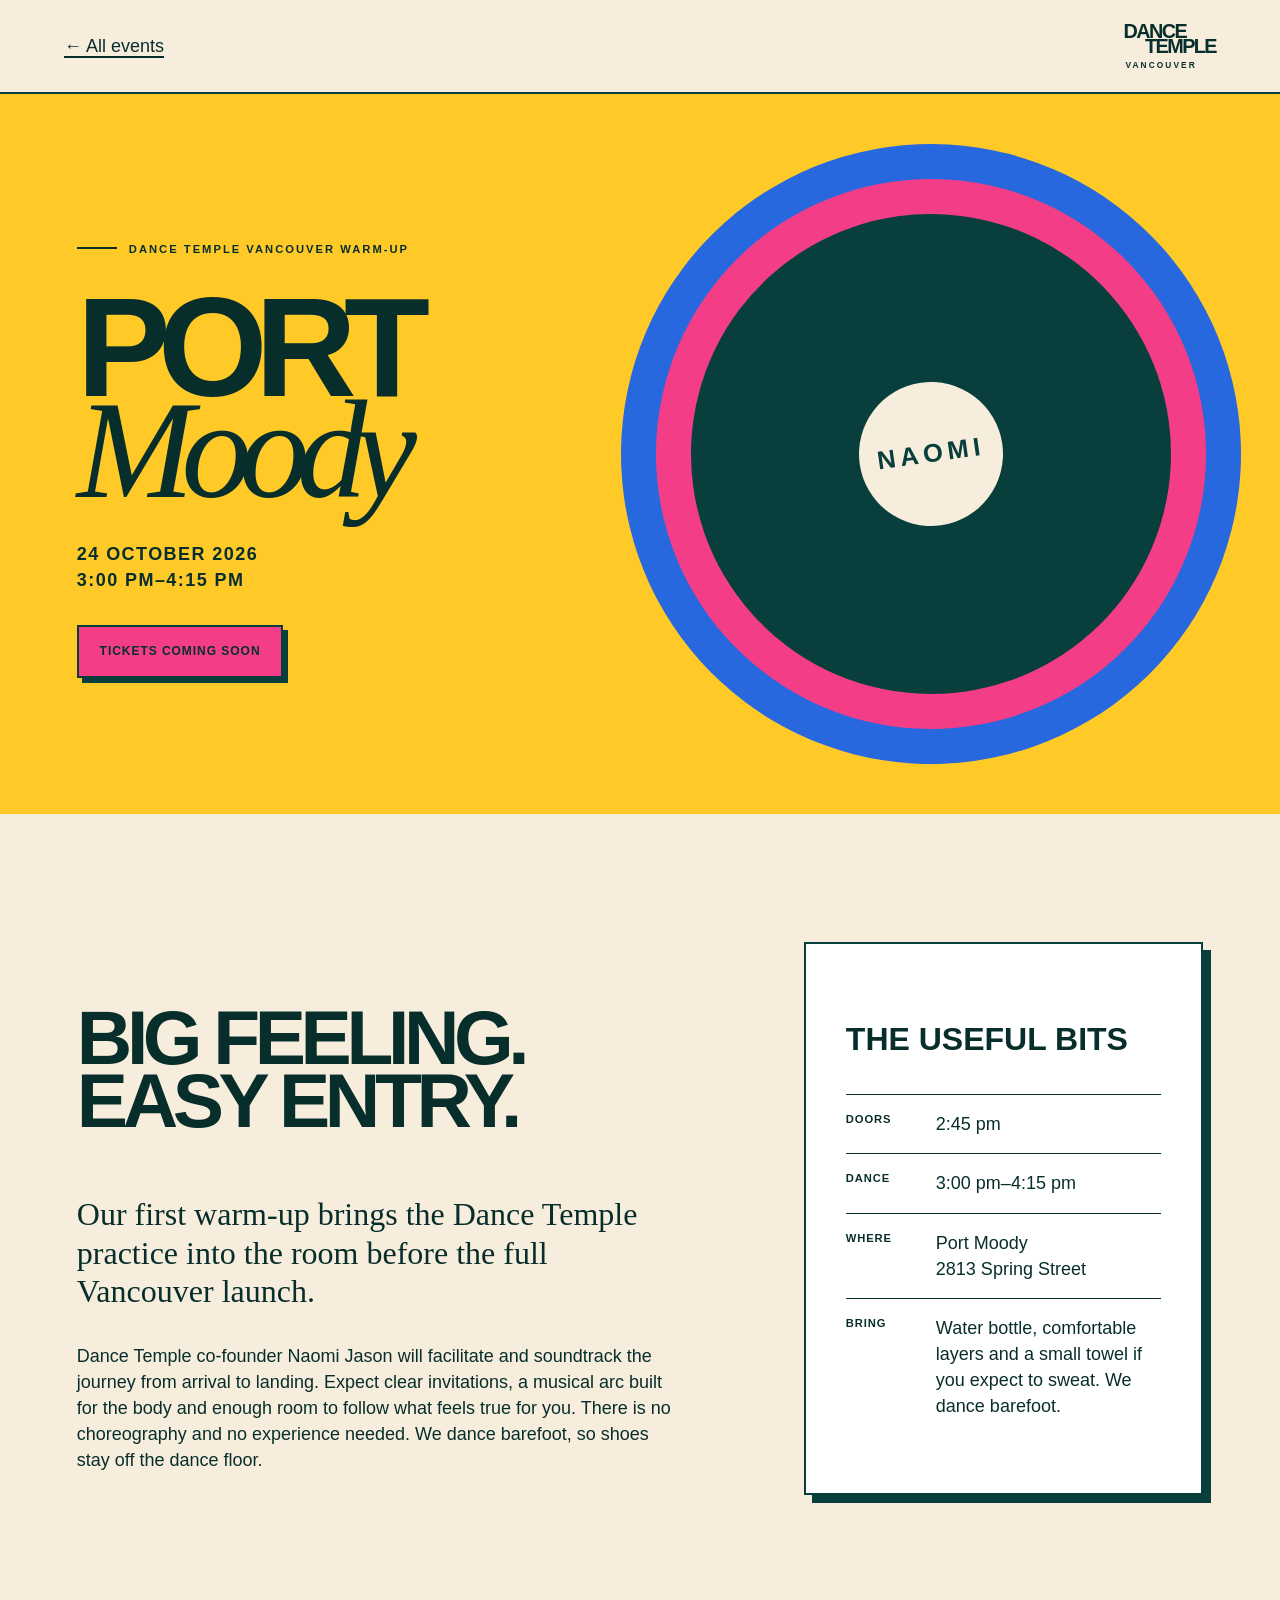
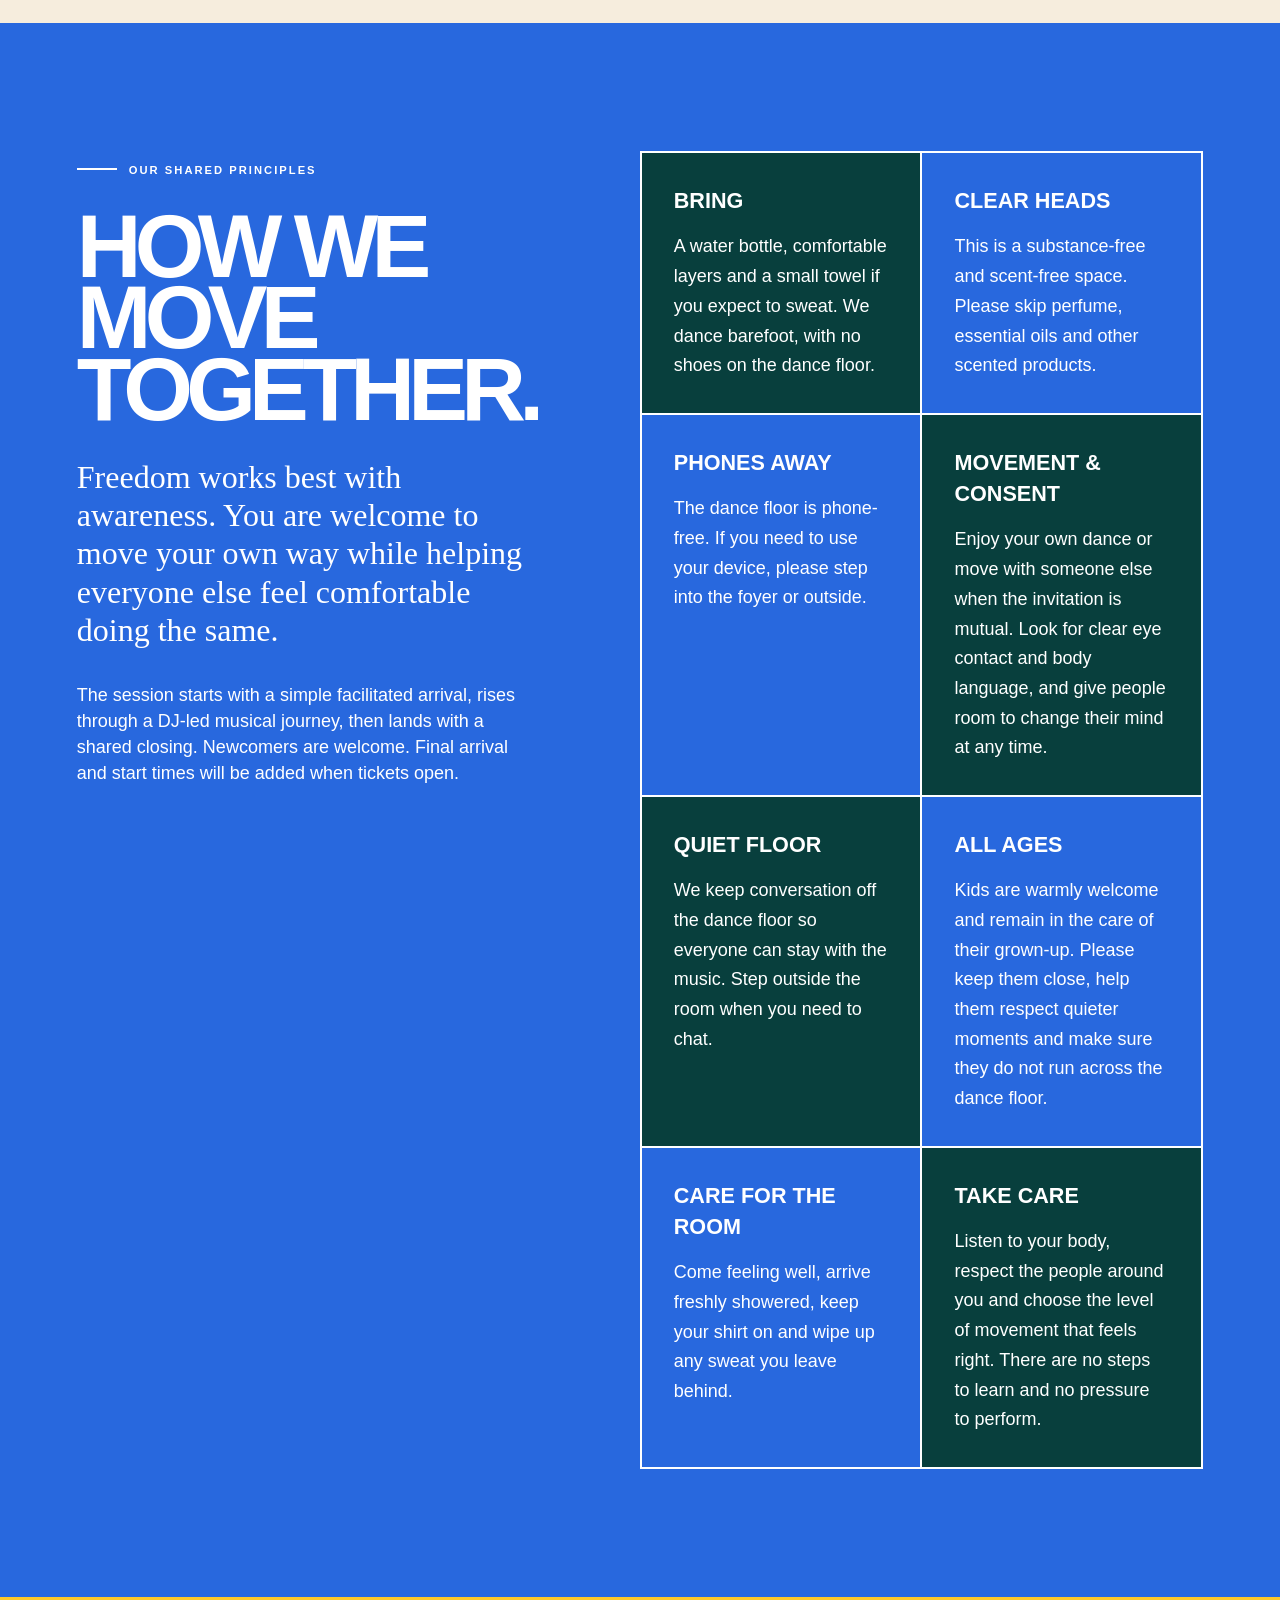
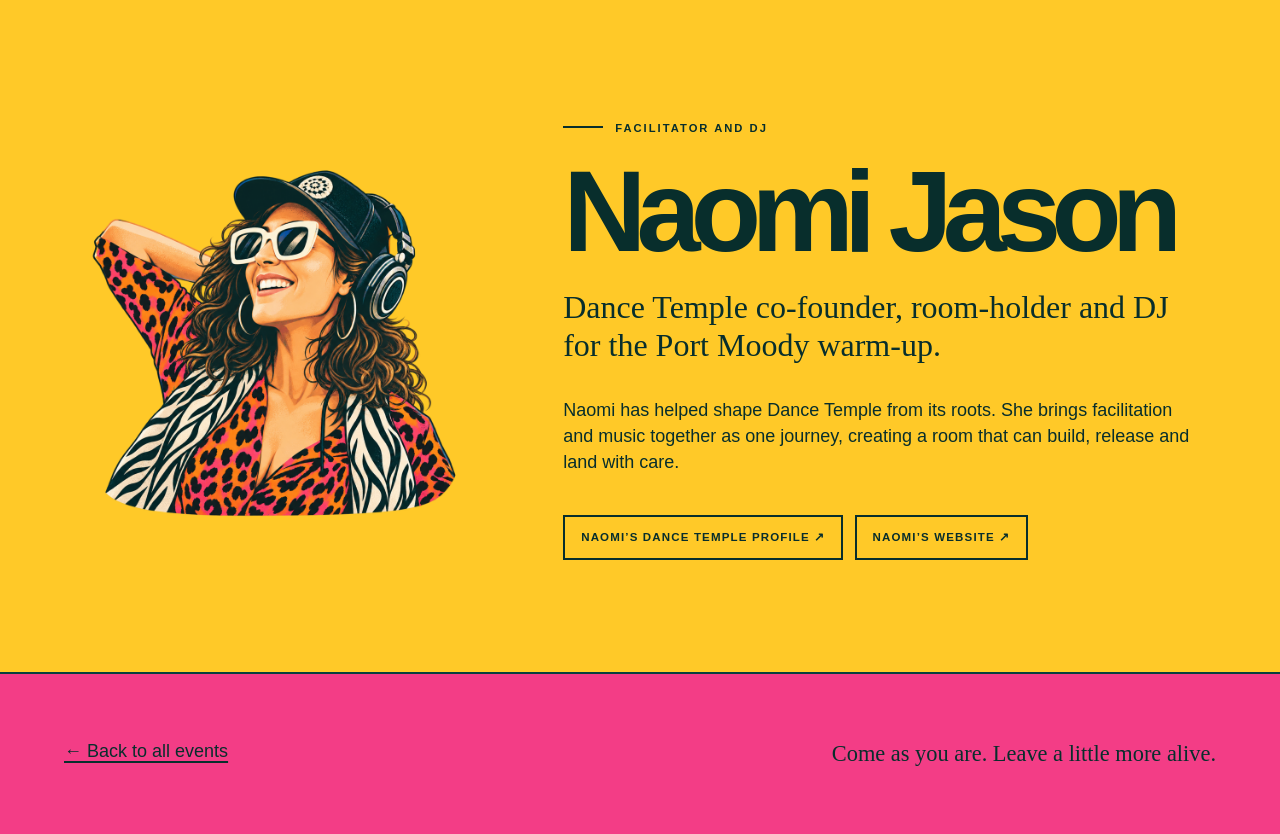
<file: events/port-moody.html>
<!doctype html>
<html lang="en">
<head>
  <meta charset="utf-8">
  <meta name="viewport" content="width=device-width,initial-scale=1">
  <!-- Google tag (gtag.js) -->
  <script async src="https://www.googletagmanager.com/gtag/js?id=G-MECYMFHZHG"></script>
  <script>
    window.dataLayer = window.dataLayer || [];
    function gtag(){dataLayer.push(arguments);}
    gtag('js', new Date());
    gtag('config', 'G-MECYMFHZHG');
  </script>
  <title>Conscious Dance in Port Moody | Dance Temple Vancouver</title>
  <meta name="description" content="Join the Dance Temple Vancouver warm-up in Port Moody on October 24, facilitated and soundtracked by Dance Temple co-founder Naomi Jason.">
  <link rel="canonical" href="https://dancetemplevancouver.com/events/port-moody.html">
  <link rel="icon" href="../assets/logo-dancer.png" type="image/png">
  <meta name="theme-color" content="#004d46">
  <meta property="og:type" content="website">
  <meta property="og:site_name" content="Dance Temple Vancouver">
  <meta property="og:title" content="Dance Temple Port Moody Warm-up | 24 October 2026">
  <meta property="og:description" content="A Dance Temple Vancouver warm-up facilitated and soundtracked by co-founder Naomi Jason.">
  <meta property="og:url" content="https://dancetemplevancouver.com/events/port-moody.html">
  <meta property="og:image" content="https://dancetemplevancouver.com/assets/dancers-hero.png">
  <meta property="og:image:alt" content="A colourful group of adults and children dancing together">
  <meta name="twitter:card" content="summary_large_image">
  <meta name="twitter:title" content="Dance Temple Port Moody Warm-up | 24 October 2026">
  <meta name="twitter:description" content="A Dance Temple Vancouver warm-up facilitated and soundtracked by co-founder Naomi Jason.">
  <meta name="twitter:image" content="https://dancetemplevancouver.com/assets/dancers-hero.png">
  <link rel="stylesheet" href="../styles.css">
  <link rel="stylesheet" href="event.css">
  <script type="application/ld+json">
  {
    "@context": "https://schema.org",
    "@type": "Event",
    "name": "Dance Temple Vancouver in Port Moody",
    "description": "A Dance Temple Vancouver warm-up facilitated and soundtracked by Dance Temple co-founder Naomi Jason. No choreography or experience needed.",
    "startDate": "2026-10-24T15:00:00-07:00",
    "endDate": "2026-10-24T16:15:00-07:00",
    "eventStatus": "https://schema.org/EventScheduled",
    "eventAttendanceMode": "https://schema.org/OfflineEventAttendanceMode",
    "image": ["https://dancetemplevancouver.com/assets/dancers-hero.png"],
    "url": "https://dancetemplevancouver.com/events/port-moody.html",
    "location": {
      "@type": "Place",
      "name": "Port Moody",
      "address": {
        "@type": "PostalAddress",
        "streetAddress": "2813 Spring Street",
        "addressLocality": "Port Moody",
        "addressRegion": "BC",
        "postalCode": "V3H 4C6",
        "addressCountry": "CA"
      }
    },
    "organizer": {
      "@type": "Organization",
      "name": "Dance Temple Vancouver",
      "url": "https://dancetemplevancouver.com/"
    },
    "performer": { "@type": "Person", "name": "Naomi Jason", "url": "https://www.naomijason.com/dancetemple" }
  }
  </script>
</head>
<body class="detail-page">
  <header class="detail-header"><a href="../index.html#events">← All events</a><a class="wordmark" href="../index.html"><span>Dance</span><span>Temple</span><small>Vancouver</small></a></header>
  <main>
    <section class="detail-hero yellow-detail"><div><p class="eyebrow">Dance Temple Vancouver warm-up</p><h1>Port<br><i>Moody</i></h1><p class="detail-date">24 October 2026<br>3:00 pm–4:15 pm</p><a class="button button-pink" href="#" onclick="alert('Tickets will be released soon.');return false">Tickets coming soon</a></div><div class="detail-orbit"><span>NAOMI</span></div></section>
    <section class="detail-body"><div><h2>Big feeling. Easy entry.</h2><p class="lead">Our first warm-up brings the Dance Temple practice into the room before the full Vancouver launch.</p><p>Dance Temple co-founder Naomi Jason will facilitate and soundtrack the journey from arrival to landing. Expect clear invitations, a musical arc built for the body and enough room to follow what feels true for you. There is no choreography and no experience needed. We dance barefoot, so shoes stay off the dance floor.</p></div><aside><h3>The useful bits</h3><dl><dt>Doors</dt><dd>2:45 pm</dd><dt>Dance</dt><dd>3:00 pm–4:15 pm</dd><dt>Where</dt><dd>Port Moody<br>2813 Spring Street</dd><dt>Bring</dt><dd>Water bottle, comfortable layers and a small towel if you expect to sweat. We dance barefoot.</dd></dl></aside></section>
    <section class="event-guide" aria-labelledby="event-guide-title">
      <div class="guide-intro"><p class="eyebrow">Our shared principles</p><h2 id="event-guide-title">How we move<br>together.</h2><p class="lead">Freedom works best with awareness. You are welcome to move your own way while helping everyone else feel comfortable doing the same.</p><p>The session starts with a simple facilitated arrival, rises through a DJ-led musical journey, then lands with a shared closing. Newcomers are welcome. Final arrival and start times will be added when tickets open.</p></div>
      <div class="guide-grid">
        <article><h3>Bring</h3><p>A water bottle, comfortable layers and a small towel if you expect to sweat. We dance barefoot, with no shoes on the dance floor.</p></article>
        <article><h3>Clear heads</h3><p>This is a substance-free and scent-free space. Please skip perfume, essential oils and other scented products.</p></article>
        <article><h3>Phones away</h3><p>The dance floor is phone-free. If you need to use your device, please step into the foyer or outside.</p></article>
        <article><h3>Movement &amp; consent</h3><p>Enjoy your own dance or move with someone else when the invitation is mutual. Look for clear eye contact and body language, and give people room to change their mind at any time.</p></article>
        <article><h3>Quiet floor</h3><p>We keep conversation off the dance floor so everyone can stay with the music. Step outside the room when you need to chat.</p></article>
        <article><h3>All ages</h3><p>Kids are warmly welcome and remain in the care of their grown-up. Please keep them close, help them respect quieter moments and make sure they do not run across the dance floor.</p></article>
        <article><h3>Care for the room</h3><p>Come feeling well, arrive freshly showered, keep your shirt on and wipe up any sweat you leave behind.</p></article>
        <article><h3>Take care</h3><p>Listen to your body, respect the people around you and choose the level of movement that feels right. There are no steps to learn and no pressure to perform.</p></article>
      </div>
    </section>
    <section class="dj-profile"><img class="dj-portrait" src="../assets/portraits/naomi-jason.png" alt="Illustrated portrait of Naomi Jason"><div><p class="eyebrow">Facilitator and DJ</p><h2>Naomi Jason</h2><p class="lead">Dance Temple co-founder, room-holder and DJ for the Port Moody warm-up.</p><p>Naomi has helped shape Dance Temple from its roots. She brings facilitation and music together as one journey, creating a room that can build, release and land with care.</p><div class="dj-links"><a href="https://www.naomijason.com/dancetemple" target="_blank" rel="noopener">Naomi’s Dance Temple profile ↗</a><a href="https://www.naomijason.com/" target="_blank" rel="noopener">Naomi’s website ↗</a></div></div></section>
  </main>
  <footer><a href="../index.html#events">← Back to all events</a><p>Come as you are. Leave a little more alive.</p></footer>
</body>
</html>
</file>
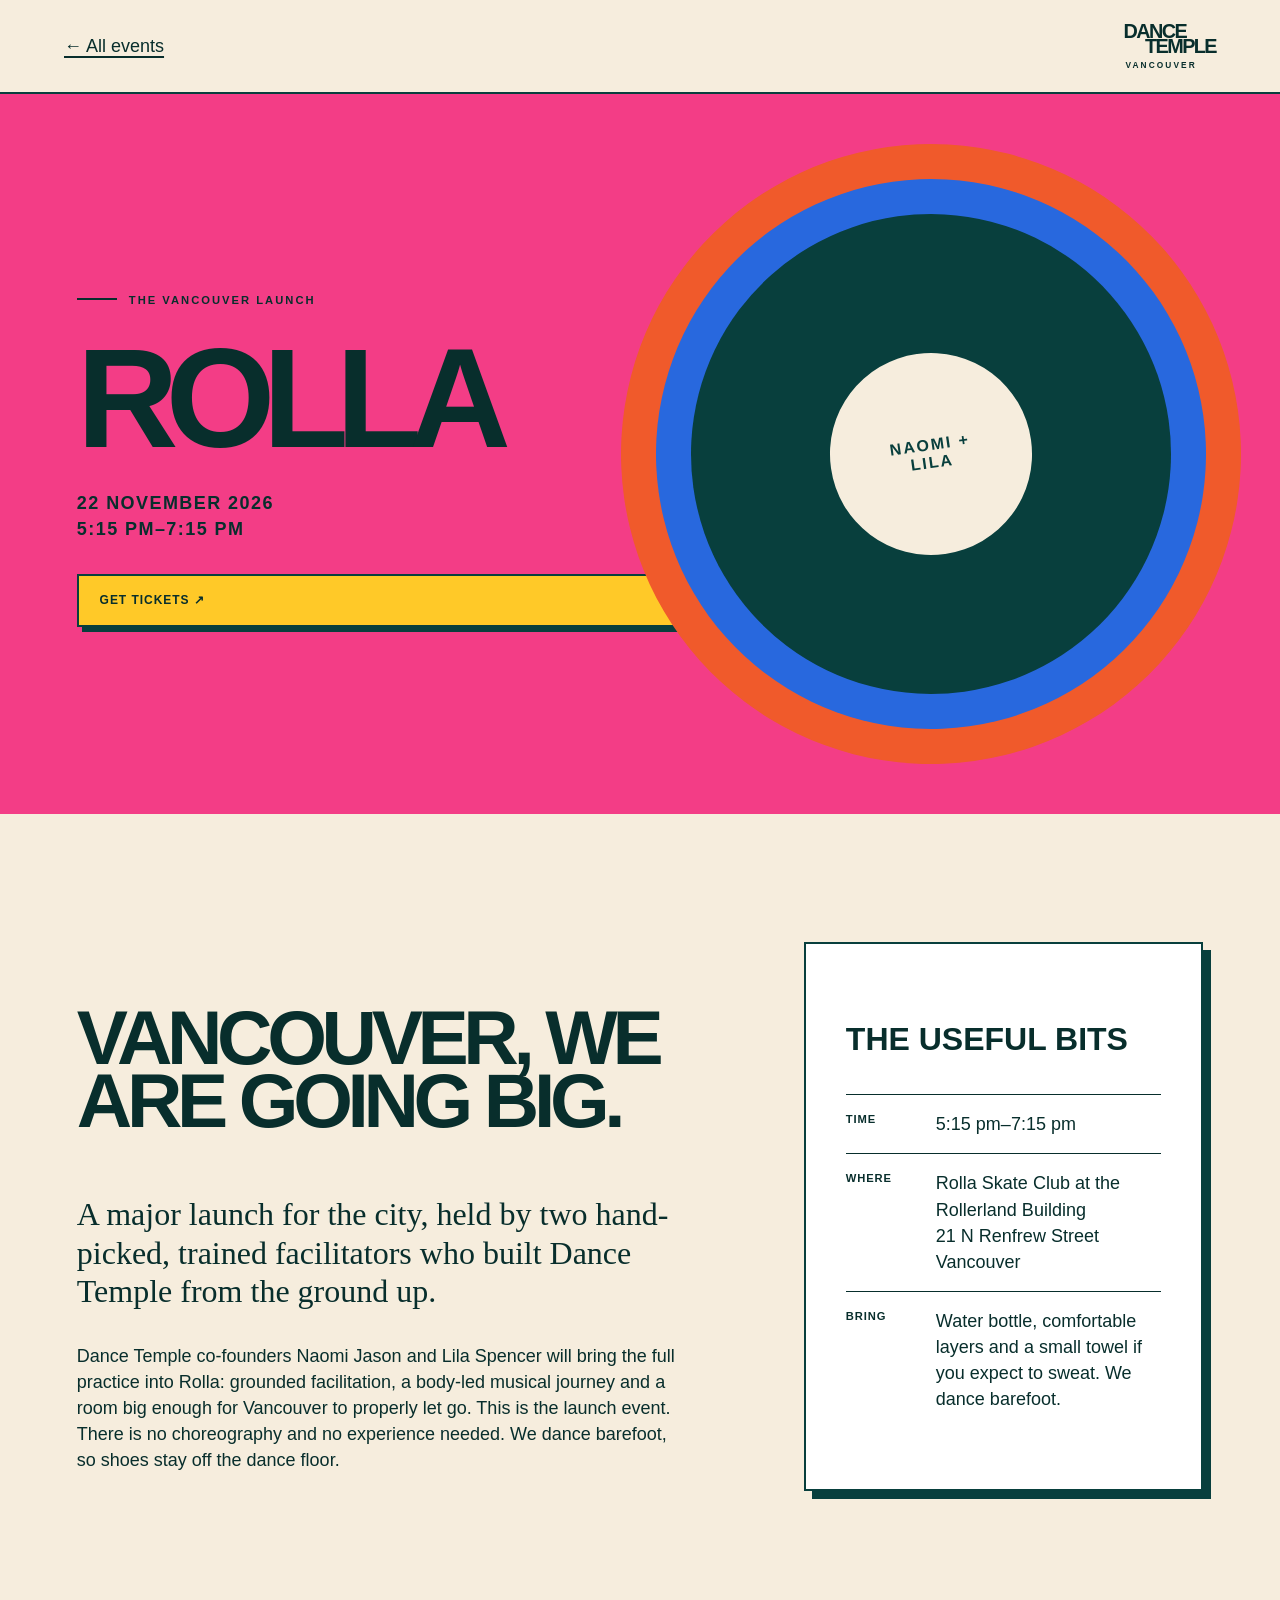
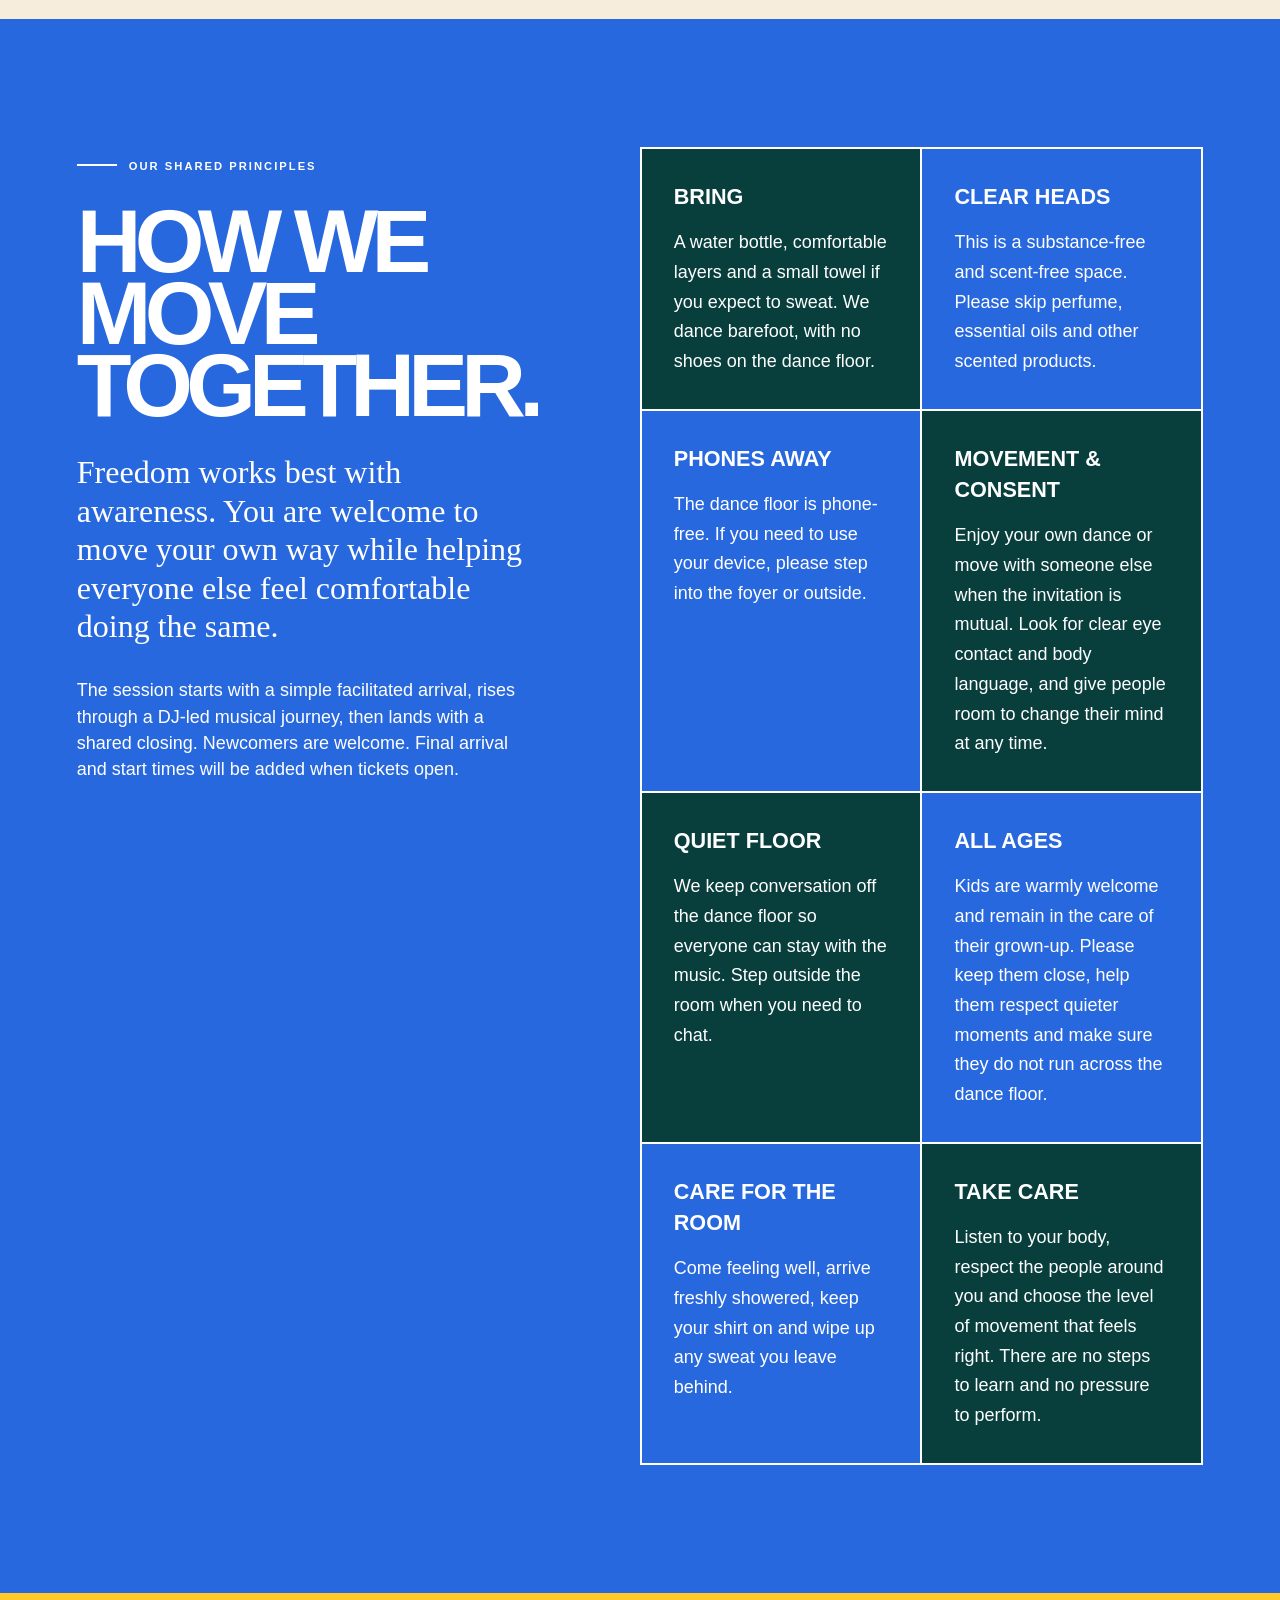
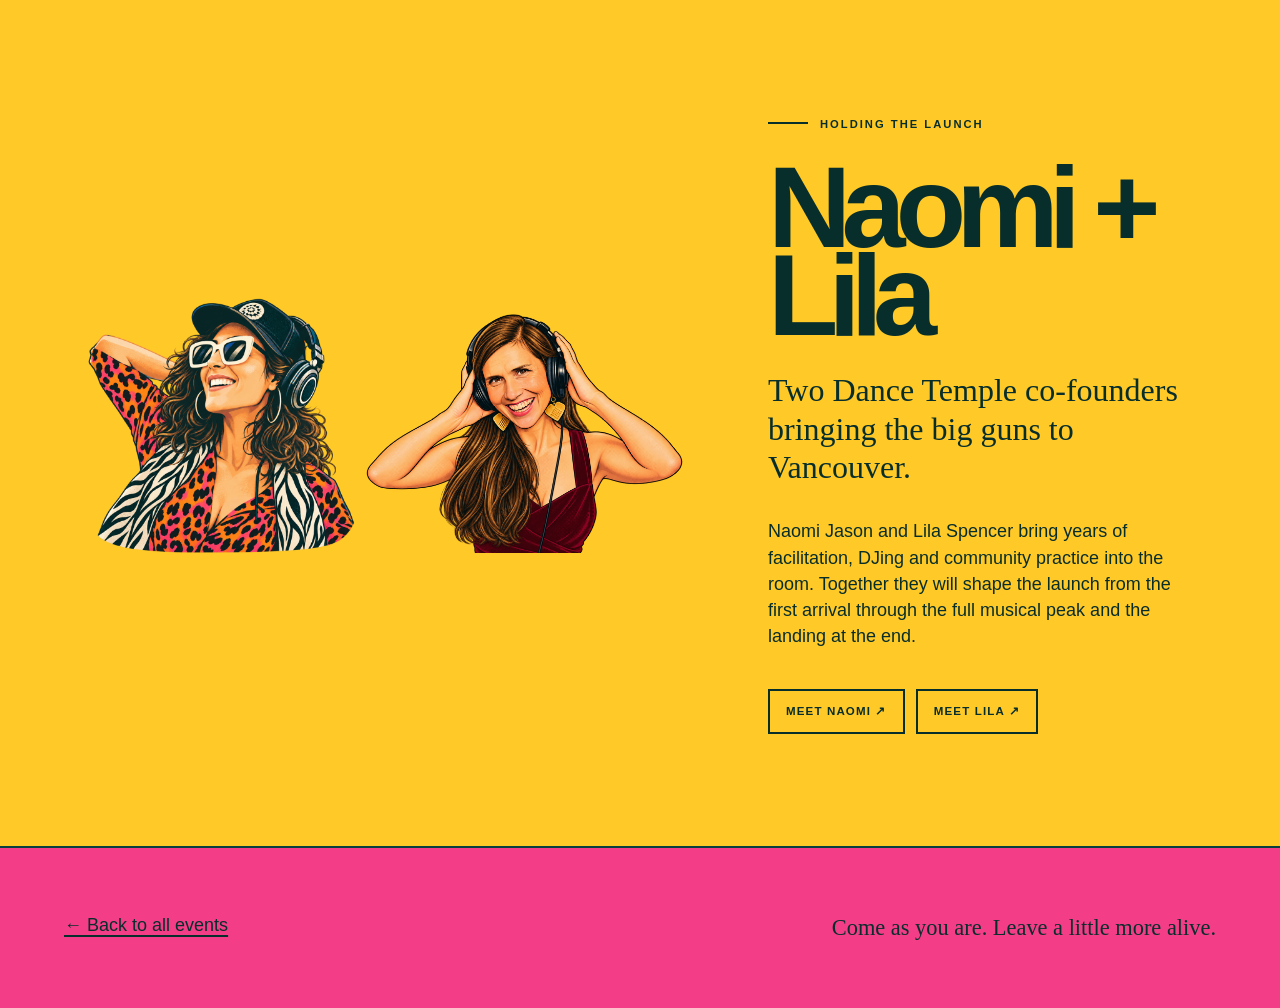
<file: events/vancouver-pne.html>
<!doctype html>
<html lang="en">
<head>
  <meta charset="utf-8">
  <meta name="viewport" content="width=device-width,initial-scale=1">
  <!-- Google tag (gtag.js) -->
  <script async src="https://www.googletagmanager.com/gtag/js?id=G-MECYMFHZHG"></script>
  <script>
    window.dataLayer = window.dataLayer || [];
    function gtag(){dataLayer.push(arguments);}
    gtag('js', new Date());
    gtag('config', 'G-MECYMFHZHG');
  </script>
  <title>Conscious Dance at Rolla | Dance Temple Vancouver</title>
  <meta name="description" content="Join the Dance Temple Vancouver launch at Rolla on November 22, with Dance Temple co-founders Naomi Jason and Lila Spencer.">
  <link rel="canonical" href="https://dancetemplevancouver.com/events/vancouver-pne.html">
  <link rel="icon" href="../assets/logo-dancer.png" type="image/png">
  <meta name="theme-color" content="#004d46">
  <meta property="og:type" content="website">
  <meta property="og:site_name" content="Dance Temple Vancouver">
  <meta property="og:title" content="Dance Temple Vancouver Launch at Rolla | 22 November 2026">
  <meta property="og:description" content="A major Vancouver launch event with Dance Temple co-founders Naomi Jason and Lila Spencer at Rolla.">
  <meta property="og:url" content="https://dancetemplevancouver.com/events/vancouver-pne.html">
  <meta property="og:image" content="https://dancetemplevancouver.com/assets/dancers-hero.png">
  <meta property="og:image:alt" content="A colourful group of adults and children dancing together">
  <meta name="twitter:card" content="summary_large_image">
  <meta name="twitter:title" content="Dance Temple Vancouver Launch at Rolla | 22 November 2026">
  <meta name="twitter:description" content="A major Vancouver launch event with Dance Temple co-founders Naomi Jason and Lila Spencer at Rolla.">
  <meta name="twitter:image" content="https://dancetemplevancouver.com/assets/dancers-hero.png">
  <link rel="stylesheet" href="../styles.css">
  <link rel="stylesheet" href="event.css">
  <script type="application/ld+json">
  {
    "@context": "https://schema.org",
    "@type": "Event",
    "name": "Dance Temple Vancouver at Rolla",
    "description": "The Dance Temple Vancouver launch at Rolla, held by Dance Temple co-founders Naomi Jason and Lila Spencer.",
    "startDate": "2026-11-22T17:15:00-08:00",
    "endDate": "2026-11-22T19:15:00-08:00",
    "eventStatus": "https://schema.org/EventScheduled",
    "eventAttendanceMode": "https://schema.org/OfflineEventAttendanceMode",
    "image": ["https://dancetemplevancouver.com/assets/dancers-hero.png"],
    "url": "https://dancetemplevancouver.com/events/vancouver-pne.html",
    "location": {
      "@type": "Place",
      "name": "Rolla Skate Club at the Rollerland Building",
      "address": {
        "@type": "PostalAddress",
        "streetAddress": "21 N Renfrew Street",
        "addressLocality": "Vancouver",
        "addressRegion": "BC",
        "addressCountry": "CA"
      }
    },
    "organizer": {
      "@type": "Organization",
      "name": "Dance Temple Vancouver",
      "url": "https://dancetemplevancouver.com/"
    },
    "performer": [
      { "@type": "Person", "name": "Naomi Jason", "url": "https://www.naomijason.com/dancetemple" },
      { "@type": "Person", "name": "Lila Spencer", "url": "https://dancetemplegathering.com/contributors/" }
    ]
  }
  </script>
</head>
<body class="detail-page">
  <header class="detail-header"><a href="../index.html#events">← All events</a><a class="wordmark" href="../index.html"><span>Dance</span><span>Temple</span><small>Vancouver</small></a></header>
  <main>
    <section class="detail-hero pink-detail"><div><p class="eyebrow">The Vancouver launch</p><h1>Rolla</h1><p class="detail-date">22 November 2026<br>5:15 pm–7:15 pm</p><a class="button button-yellow" href="https://www.eventbrite.com/e/dance-temple-vancouver-official-launch-at-rolla-pne-tickets-1999994018949?aff=ebdsoporgprofile" target="_blank" rel="noopener">Get tickets ↗</a></div><div class="detail-orbit"><span>NAOMI +<br>LILA</span></div></section>
    <section class="detail-body"><div><h2>Vancouver, we are going big.</h2><p class="lead">A major launch for the city, held by two hand-picked, trained facilitators who built Dance Temple from the ground up.</p><p>Dance Temple co-founders Naomi Jason and Lila Spencer will bring the full practice into Rolla: grounded facilitation, a body-led musical journey and a room big enough for Vancouver to properly let go. This is the launch event. There is no choreography and no experience needed. We dance barefoot, so shoes stay off the dance floor.</p></div><aside><h3>The useful bits</h3><dl><dt>Time</dt><dd>5:15 pm–7:15 pm</dd><dt>Where</dt><dd>Rolla Skate Club at the Rollerland Building<br>21 N Renfrew Street<br>Vancouver</dd><dt>Bring</dt><dd>Water bottle, comfortable layers and a small towel if you expect to sweat. We dance barefoot.</dd></dl></aside></section>
    <section class="event-guide" aria-labelledby="event-guide-title">
      <div class="guide-intro"><p class="eyebrow">Our shared principles</p><h2 id="event-guide-title">How we move<br>together.</h2><p class="lead">Freedom works best with awareness. You are welcome to move your own way while helping everyone else feel comfortable doing the same.</p><p>The session starts with a simple facilitated arrival, rises through a DJ-led musical journey, then lands with a shared closing. Newcomers are welcome. Final arrival and start times will be added when tickets open.</p></div>
      <div class="guide-grid">
        <article><h3>Bring</h3><p>A water bottle, comfortable layers and a small towel if you expect to sweat. We dance barefoot, with no shoes on the dance floor.</p></article>
        <article><h3>Clear heads</h3><p>This is a substance-free and scent-free space. Please skip perfume, essential oils and other scented products.</p></article>
        <article><h3>Phones away</h3><p>The dance floor is phone-free. If you need to use your device, please step into the foyer or outside.</p></article>
        <article><h3>Movement &amp; consent</h3><p>Enjoy your own dance or move with someone else when the invitation is mutual. Look for clear eye contact and body language, and give people room to change their mind at any time.</p></article>
        <article><h3>Quiet floor</h3><p>We keep conversation off the dance floor so everyone can stay with the music. Step outside the room when you need to chat.</p></article>
        <article><h3>All ages</h3><p>Kids are warmly welcome and remain in the care of their grown-up. Please keep them close, help them respect quieter moments and make sure they do not run across the dance floor.</p></article>
        <article><h3>Care for the room</h3><p>Come feeling well, arrive freshly showered, keep your shirt on and wipe up any sweat you leave behind.</p></article>
        <article><h3>Take care</h3><p>Listen to your body, respect the people around you and choose the level of movement that feels right. There are no steps to learn and no pressure to perform.</p></article>
      </div>
    </section>
    <section class="dj-profile launch-team"><div class="dj-portrait-pair"><img class="dj-portrait" src="../assets/portraits/naomi-jason.png" alt="Illustrated portrait of Naomi Jason"><img class="dj-portrait" src="../assets/portraits/lila-spencer-v2.png" alt="Illustrated portrait of Lila Spencer wearing headphones"></div><div><p class="eyebrow">Holding the launch</p><h2>Naomi + Lila</h2><p class="lead">Two Dance Temple co-founders bringing the big guns to Vancouver.</p><p>Naomi Jason and Lila Spencer bring years of facilitation, DJing and community practice into the room. Together they will shape the launch from the first arrival through the full musical peak and the landing at the end.</p><div class="dj-links"><a href="https://www.naomijason.com/dancetemple" target="_blank" rel="noopener">Meet Naomi ↗</a><a href="https://dancetemplegathering.com/contributors/" target="_blank" rel="noopener">Meet Lila ↗</a></div></div></section>
  </main>
  <footer><a href="../index.html#events">← Back to all events</a><p>Come as you are. Leave a little more alive.</p></footer>
</body>
</html>
</file>
<file: styles.css>
:root{--cream:#f6eddd;--teal:#083f3d;--pink:#f33d86;--orange:#f05a2b;--yellow:#ffc928;--blue:#2868de;--green:#2db777;--white:#fffdf7;--ink:#082e2c;--border:2px solid var(--teal)}
*{box-sizing:border-box}html{scroll-behavior:smooth}body{margin:0;background:var(--cream);color:var(--ink);font-family:Arial,Helvetica,sans-serif;font-size:18px;line-height:1.45}body.menu-open{overflow:hidden}a{color:inherit;text-decoration-thickness:2px;text-underline-offset:4px}img{max-width:100%}.skip-link{position:fixed;left:1rem;top:-5rem;z-index:100;background:#fff;padding:.7rem}.skip-link:focus{top:1rem}.site-header{height:94px;display:flex;align-items:center;justify-content:space-between;padding:0 4vw;border-bottom:var(--border);background:rgba(246,237,221,.96);position:relative;z-index:20}.wordmark{text-decoration:none;text-transform:uppercase;font-size:1.24rem;font-weight:900;letter-spacing:-.08em;line-height:.78;display:grid;width:max-content}.wordmark span:last-of-type{margin-left:1.35rem}.wordmark small{font-size:.52rem;letter-spacing:.25em;margin:7px 0 0 2px}.site-header nav{display:flex;align-items:center;gap:2rem;font-size:.78rem;text-transform:uppercase;letter-spacing:.11em;font-weight:bold}.site-header nav a{text-decoration:none}.site-header nav a:not(.nav-cta):hover{color:var(--pink)}.nav-cta{background:var(--teal);color:#fff;padding:.8rem 1rem;border-radius:100px}.menu-toggle{display:none;background:none;border:var(--border);border-radius:100px;padding:.6rem 1rem;font-weight:bold}.hero{min-height:calc(100svh - 94px);display:grid;grid-template-columns:45% 55%;position:relative;overflow:hidden}.hero-copy{padding:7vw 2vw 8vw 5vw;position:relative;z-index:3}.eyebrow,.section-label,.role{font-size:.7rem;letter-spacing:.18em;text-transform:uppercase;font-weight:bold}.eyebrow:before{content:"";display:inline-block;width:40px;border-top:2px solid;margin:0 12px 4px 0}.hero h1,.section h2{font-size:clamp(3.2rem,7.3vw,8.8rem);line-height:.78;letter-spacing:-.075em;text-transform:uppercase;margin:1.2rem 0 2rem;font-weight:900}.hero h1 em,.events h2 i,.people h2 i{font-family:Georgia,serif;text-transform:none;font-weight:normal;letter-spacing:-.06em}.hero h1 em{color:var(--pink);white-space:nowrap}.hero-deck{max-width:520px;font-size:clamp(1.1rem,1.7vw,1.45rem);margin:0 0 2rem}.button{display:inline-flex;align-items:center;justify-content:space-between;gap:2rem;padding:1rem 1.3rem;border:var(--border);box-shadow:5px 5px 0 var(--teal);text-decoration:none;text-transform:uppercase;letter-spacing:.08em;font-size:.75rem;font-weight:bold;transition:.18s transform,.18s box-shadow;cursor:pointer}.button:hover{transform:translate(3px,3px);box-shadow:2px 2px 0 var(--teal)}.button-pink{background:var(--pink)}.button-dark{background:var(--teal);color:#fff;box-shadow:4px 4px 0 #fff;border-color:#fff}.button-yellow{background:var(--yellow);width:100%}.hero-image{background:url('assets/dancers-hero.png') center/cover no-repeat;clip-path:ellipse(79% 78% at 82% 50%)}.burst{position:absolute;right:3.5vw;top:3vw;background:var(--yellow);width:120px;height:120px;display:grid;place-items:center;font-weight:900;font-size:1.6rem;clip-path:polygon(50% 0,61% 21%,81% 6%,80% 29%,100% 29%,84% 48%,100% 64%,77% 66%,82% 91%,60% 77%,50% 100%,41% 78%,18% 94%,22% 68%,0 66%,17% 50%,0 30%,24% 30%,19% 6%,40% 21%);transform:rotate(10deg);z-index:4}.hero-tape{position:absolute;bottom:0;left:-2%;right:-2%;height:52px;background:var(--teal);color:#fff;z-index:5;display:flex;justify-content:space-around;align-items:center;text-transform:uppercase;letter-spacing:.14em;font-size:.73rem;font-weight:bold;transform:rotate(-1.2deg)}.hero-tape span:after{content:"✦";color:var(--yellow);margin-left:5vw}.section{padding:8rem 5vw}.section-label{display:flex;gap:1rem;align-items:center}.section-label span{display:grid;place-items:center;border:1px solid;border-radius:50%;width:30px;height:30px;letter-spacing:0}.about-grid{display:grid;grid-template-columns:1fr 1fr;gap:8vw;align-items:start}.about h2{font-size:clamp(3rem,6vw,7rem);margin-top:4rem}.about h2 span{color:var(--blue)}.about-copy{padding-top:4rem;max-width:680px}.lead{font-family:Georgia,serif;font-size:clamp(1.5rem,2.5vw,2.3rem);line-height:1.2}.values{list-style:none;padding:0;margin:3rem 0 0;border-top:var(--border)}.values li{display:grid;grid-template-columns:1fr 1fr;padding:1rem 0;border-bottom:var(--border);gap:1rem}.values b{text-transform:uppercase}.events{background:var(--teal);color:var(--white)}.section-label-light{color:var(--white)}.section-heading{display:grid;grid-template-columns:1fr 2fr 1fr;gap:4vw;align-items:end;margin-bottom:5rem}.section-heading h2{font-size:clamp(3.3rem,7vw,8rem);margin:0}.section-heading h2 i{color:var(--yellow)}.section-heading p{max-width:260px}.event-grid{display:grid;grid-template-columns:1fr 1fr;gap:3vw}.event-card{color:var(--ink);border:2px solid var(--white);display:grid;grid-template-columns:minmax(240px,.9fr) 1.1fr;min-height:560px}.card-pink{background:var(--pink)}.card-yellow{background:var(--yellow)}.poster{position:relative;overflow:hidden;border-right:2px solid var(--white);padding:2rem;text-decoration:none;color:var(--teal);min-height:520px}.poster-kicker{position:relative;z-index:2;text-transform:uppercase;font-size:.8rem;letter-spacing:.22em;font-weight:bold}.poster strong{position:absolute;left:1.3rem;bottom:5.2rem;font-size:clamp(3.5rem,6vw,6.5rem);line-height:.72;letter-spacing:-.1em;z-index:2}.poster-place{position:absolute;right:1.2rem;top:5rem;background:var(--cream);border:var(--border);padding:.4rem .7rem;font-weight:bold;transform:rotate(6deg);z-index:3}.poster-dj{position:absolute;bottom:1.5rem;left:1.5rem;right:1.5rem;border-top:var(--border);padding-top:.7rem;font-size:.72rem;font-weight:bold;letter-spacing:.18em}.shape{position:absolute;display:block}.shape-one{background:var(--orange);width:70%;aspect-ratio:1;border-radius:50%;right:-25%;top:14%}.shape-two{background:var(--blue);width:45%;height:38%;left:18%;top:25%;border-radius:50% 50% 0 0;transform:rotate(-22deg)}.shape-three{width:100%;height:42%;background:var(--pink);left:0;top:26%;clip-path:polygon(0 25%,100% 0,83% 100%,5% 87%)}.shape-four{width:55%;aspect-ratio:1;border-radius:50%;background:var(--green);right:-14%;top:9%}.event-info{padding:2.2rem;display:flex;flex-direction:column}.event-date{font-size:.78rem;text-transform:uppercase;letter-spacing:.08em}.event-date span{font-size:2.4rem;font-weight:900;display:block;line-height:1}.event-info h3{font-size:clamp(2rem,3vw,3.4rem);line-height:.9;text-transform:uppercase;letter-spacing:-.05em;margin:2.5rem 0 1rem}.event-actions{display:flex;flex-direction:column;align-items:flex-start;gap:1.8rem;margin-top:auto}.placeholder-note{text-align:right;font-size:.68rem;opacity:.7;margin-top:1rem}.location-grid{display:grid;grid-template-columns:1fr 1fr 1fr;gap:2vw;margin-top:4rem}.location-intro h2{font-size:clamp(3rem,5vw,6rem);margin:0}.location-intro h2 span{color:var(--orange)}.location-intro p{max-width:350px}.location-card{border:var(--border);padding:2.5rem;min-height:420px;display:flex;flex-direction:column;box-shadow:8px 8px 0 var(--teal)}.coral{background:var(--orange)}.blue{background:var(--blue);color:#fff}.location-card span{font-size:.7rem;text-transform:uppercase;letter-spacing:.18em}.location-card h3{font-size:clamp(2.5rem,4vw,5rem);line-height:.85;text-transform:uppercase;letter-spacing:-.06em}.location-card a{margin-top:auto;font-weight:bold}.people{background:var(--yellow)}.people-grid{display:grid;grid-template-columns:1.25fr 1fr 1fr;gap:2vw;margin-top:3rem}.people-title{position:relative}.people-title h2{font-size:clamp(3.3rem,5.6vw,6.6rem);margin:2rem 0}.vinyl{width:180px;aspect-ratio:1;border-radius:50%;background:repeating-radial-gradient(#082e2c 0 6px,#164846 7px 9px);display:grid;place-items:center;transform:rotate(-9deg);margin:2rem auto}.vinyl span{width:64px;aspect-ratio:1;border-radius:50%;background:var(--pink);display:grid;place-items:center;text-align:center;font-weight:900;font-size:.7rem;letter-spacing:.08em}.person-card{border:var(--border);background:var(--cream);padding:3rem;display:flex;flex-direction:column;min-height:530px}.person-card-pink{background:var(--pink)}.person-card h3{font-size:clamp(2.5rem,4vw,4.6rem);letter-spacing:-.06em;line-height:.9;margin:3rem 0 2rem}.person-card a{margin-top:auto;font-weight:bold}.contact{background:var(--blue);color:#fff;display:grid;grid-template-columns:1fr 1fr;gap:9vw}.contact h2{font-size:clamp(3.8rem,7vw,8rem)}.contact-copy>p{max-width:540px}.contact-copy a{color:var(--yellow)}.contact-form label{display:block;font-size:.72rem;text-transform:uppercase;letter-spacing:.14em;font-weight:bold;margin-bottom:2rem}.contact-form input,.contact-form textarea{display:block;width:100%;border:0;border-bottom:2px solid #fff;background:transparent;color:#fff;font:inherit;padding:.8rem 0;border-radius:0}.contact-form textarea{border:2px solid #fff;padding:1rem;margin-top:.8rem;resize:vertical}.contact-form input:focus,.contact-form textarea:focus{outline:3px solid var(--yellow);outline-offset:3px}.form-note{font-size:.68rem;opacity:.8}footer{background:var(--pink);min-height:320px;padding:4rem 5vw;display:grid;grid-template-columns:1fr 2fr 1fr;gap:2rem;align-items:start;border-top:var(--border)}footer>p{font-family:Georgia,serif;font-size:clamp(1.5rem,3vw,3rem);max-width:700px;margin:0}footer>div{display:flex;flex-direction:column;gap:1rem}footer>small{grid-column:1/-1;border-top:var(--border);padding-top:1rem}.wordmark-footer{font-size:1.8rem}
@media(max-width:1050px){.event-card{grid-template-columns:1fr}.poster{border-right:0;border-bottom:2px solid #fff}.location-grid,.people-grid{grid-template-columns:1fr 1fr}.location-intro,.people-title{grid-column:1/-1}.vinyl{position:static;margin:2.5rem auto 0}.section-heading{grid-template-columns:1fr 2fr}.section-heading p{grid-column:2}}
@media(max-width:760px){body{font-size:16px}.site-header{height:78px}.menu-toggle{display:block}.site-header nav{display:none;position:fixed;inset:78px 0 0;background:var(--yellow);flex-direction:column;justify-content:center;font-size:1.3rem}.site-header nav.open{display:flex}.hero{min-height:auto;display:flex;flex-direction:column}.hero-copy{padding:4rem 5vw 2.5rem}.hero h1{font-size:clamp(3.4rem,16vw,6rem)}.hero-image{min-height:52vh;clip-path:ellipse(92% 82% at 66% 55%);background-position:62% center}.burst{width:85px;height:85px;top:auto;bottom:46vh}.hero-tape{position:relative}.section{padding:5rem 5vw}.about-grid,.section-heading,.event-grid,.location-grid,.people-grid,.contact{grid-template-columns:1fr}.about-copy{padding-top:0}.section-heading h2,.section-heading p{grid-column:1}.event-card{grid-template-columns:1fr}.poster{min-height:480px}.location-intro,.people-title{grid-column:auto}.location-card{min-height:330px}.vinyl{position:static;margin:2rem auto}.person-card{min-height:420px}footer{grid-template-columns:1fr}footer>small{grid-column:1}}
.form-trap,.form-target{position:absolute!important;left:-10000px!important;width:1px!important;height:1px!important;border:0!important;overflow:hidden!important}.contact-form button[disabled]{opacity:.65;cursor:wait}.form-note.form-success{color:var(--yellow);font-weight:bold;opacity:1}.form-note.form-error{color:#fff;font-weight:bold;opacity:1}
@media(max-width:760px){.hero-tape{left:auto;right:auto;width:100vw;margin-left:calc(50% - 50vw);height:auto;min-height:60px;padding:.8rem .35rem;display:grid;grid-template-columns:repeat(3,minmax(0,1fr));transform:none;font-size:.58rem;letter-spacing:.1em}.hero-tape span{display:flex;align-items:center;justify-content:center;white-space:nowrap}.hero-tape span:after{margin-left:.55rem}.hero-tape span:last-child:after{display:none}.hero h1,.section h2{line-height:.94;letter-spacing:-.045em}.about h2,.section-heading h2,.people-title h2{font-size:clamp(2.9rem,13vw,4.2rem);line-height:.95}.people-title h2 i{display:block;line-height:1.05;margin-top:.12em}.poster strong{font-size:clamp(3.8rem,18vw,5.6rem);line-height:.88;letter-spacing:-.06em;bottom:5.5rem}.event-info h3{font-size:clamp(2rem,10vw,2.65rem);line-height:1.02;letter-spacing:-.015em}.location-card h3,.person-card h3{line-height:1;letter-spacing:-.035em}.contact h2{line-height:.95}.detail-hero h1,.detail-body h2,.guide-intro h2,.dj-profile h2{line-height:.94;letter-spacing:-.045em}}
.hero-tape{left:0;right:0;width:100%;height:62px;padding:.4rem 1vw;display:grid;grid-template-columns:repeat(3,minmax(0,1fr));transform:none;clip-path:polygon(0 18%,100% 0,100% 82%,0 100%)}
.hero-tape span{display:flex;align-items:center;justify-content:center;white-space:nowrap}
.hero-tape span:after{margin-left:4vw}
.hero-tape span:last-child:after{display:none}
@media(max-width:760px){.hero-tape{left:0;right:0;width:100%;margin-left:0;height:auto;min-height:60px;padding:.8rem .35rem;font-size:.58rem;letter-spacing:.1em;clip-path:polygon(0 10%,100% 0,100% 90%,0 100%)}.hero-tape span:after{margin-left:.55rem}}
@media(prefers-reduced-motion:reduce){html{scroll-behavior:auto}*{transition:none!important}}
</file>
<file: revision.css>
/* Refinement pass: stronger type, all-ages positioning, dancer posters and illustrated maps. */
body{font-family:"Avenir Next",Avenir,"Helvetica Neue",Arial,sans-serif}
.wordmark{font-family:"Arial Black",Impact,"Avenir Next",sans-serif;font-size:1.35rem;font-weight:950;line-height:.72;letter-spacing:-.105em;transform:skew(-3deg)}
.wordmark span:last-of-type{margin-left:1.05rem}.wordmark small{font-family:"Avenir Next",Arial,sans-serif;letter-spacing:.28em;font-weight:800;transform:skew(3deg)}
.hero h1,.section h2,.poster strong,.event-info h3,.location-card h3,.person-card h3{font-family:"Arial Black",Impact,"Avenir Next",sans-serif;font-weight:950}
.person-portrait{width:100%;height:clamp(240px,20vw,300px);object-fit:cover;object-position:center top;display:block;margin:-1.5rem 0 1.5rem;background:transparent;clip-path:inset(0)}
.person-card:has(.person-portrait) h3{margin-top:1rem}
.city-guide{display:grid;grid-template-columns:1fr 1fr;gap:8vw;background:var(--cream);border-top:var(--border)}
.city-guide h2{font-size:clamp(3.4rem,6vw,7rem);margin:1.5rem 0 0}.city-guide .button{margin-top:2rem}
.temple-network{grid-template-columns:minmax(280px,.85fr) minmax(0,1.35fr);align-items:start;gap:6vw}.temple-network-intro{position:sticky;top:3rem}.temple-network-intro>p:not(.section-label){max-width:570px;font-size:1.05rem}.directory-link{display:inline-block;margin-top:1.5rem;font-weight:800}.temple-links{display:grid;gap:1.1rem}.temple-link{min-height:215px;border:var(--border);box-shadow:7px 7px 0 var(--teal);padding:1.6rem 1.8rem;color:var(--teal);text-decoration:none;display:grid;grid-template-columns:1fr auto;align-items:end;transition:transform .18s,box-shadow .18s}.temple-link:hover{transform:translate(3px,3px);box-shadow:4px 4px 0 var(--teal)}.temple-link span{grid-column:1/-1;align-self:start;font-size:.68rem;letter-spacing:.16em;text-transform:uppercase;font-weight:800}.temple-link strong{font-family:"Arial Black",Impact,"Avenir Next",sans-serif;font-size:clamp(2.2rem,3.6vw,4.4rem);line-height:.82;letter-spacing:-.065em;text-transform:uppercase}.temple-link em{font-style:normal;font-size:.72rem;letter-spacing:.1em;text-transform:uppercase;font-weight:800;text-align:right}.temple-link-green{background:#8fc5a5}.temple-link-blue{background:var(--blue);color:#fff}.temple-link-pink{background:var(--pink)}
@media(max-width:760px){.person-portrait{height:280px}}
.hero-image{background-image:url('assets/dancers-hero.png');background-position:59% center;clip-path:ellipse(83% 82% at 79% 50%)}
.hero h1 em{font-family:Georgia,serif;font-weight:normal}.hero-deck{max-width:570px}
.poster{border-right:0}.event-card{grid-template-columns:minmax(250px,.95fr) 1.05fr}.event-info{position:relative}.event-info:before{content:"";position:absolute;left:2.2rem;right:2.2rem;top:0;border-top:2px solid rgba(8,63,61,.45)}
.dancer{--skin:var(--orange);--clothes:var(--blue);position:absolute;display:block;width:112px;height:230px;left:48%;top:17%;transform:rotate(-8deg);z-index:1}.dancer i{display:block;position:absolute;background:var(--teal)}.dancer .head{width:42px;height:45px;border-radius:50%;background:var(--skin);left:35px;top:0}.dancer .body{width:68px;height:105px;background:var(--clothes);left:22px;top:40px;border-radius:55% 45% 28% 28%;transform:rotate(-4deg)}.dancer .arm,.dancer .leg{height:13px;border-radius:20px;transform-origin:8px center}.dancer .arm{width:86px;top:57px}.dancer .arm-l{left:28px;transform:rotate(-48deg)}.dancer .arm-r{left:76px;transform:rotate(-118deg)}.dancer .leg{width:100px;top:135px;left:45px}.dancer .leg-l{transform:rotate(105deg)}.dancer .leg-r{transform:rotate(56deg)}.dancer-small{width:75px;height:150px;transform:scale(.68) rotate(15deg);left:13%;top:38%;transform-origin:top left;--skin:var(--yellow);--clothes:var(--green)}.dancer-b{left:12%;top:26%;--clothes:var(--yellow);--skin:var(--orange)}.dancer-c{left:50%;top:18%;transform:rotate(12deg);--clothes:var(--pink);--skin:var(--orange)}.dancer-d{left:16%;top:34%;--clothes:var(--blue);--skin:var(--pink)}
.dancer .arm::after{content:"";position:absolute;right:-8px;top:-5px;width:22px;height:22px;border-radius:55% 45% 50% 45%;background:var(--skin);box-shadow:7px -3px 0 -5px var(--teal),8px 2px 0 -5px var(--teal),5px 7px 0 -5px var(--teal)}.dancer .leg::after{content:"";position:absolute;right:-9px;top:-3px;width:28px;height:17px;border-radius:70% 35% 45% 30%;background:var(--cream);border:3px solid var(--teal)}.dancer-a .head::before,.dancer-c .head::before{content:"";position:absolute;z-index:-1;background:var(--teal)}.dancer-a .head::before{width:58px;height:58px;border-radius:50% 50% 42% 45%;left:-8px;top:-7px;box-shadow:-14px 17px 0 -5px var(--teal),18px 12px 0 -4px var(--teal)}.dancer-c .head::before{width:63px;height:34px;border-radius:50% 50% 20% 20%;left:-10px;top:-8px;box-shadow:-13px 18px 0 -7px var(--teal),13px 20px 0 -5px var(--teal)}.dancer-b .arm-l{transform:rotate(-105deg)}.dancer-b .arm-r{transform:rotate(-18deg)}.dancer-c .arm-l{transform:rotate(-150deg)}.dancer-c .arm-r{transform:rotate(-76deg)}.dancer-d .arm-l{transform:rotate(-28deg)}.dancer-d .arm-r{transform:rotate(-136deg)}
.dancer svg{display:block;width:100%;height:100%;overflow:visible}.logo-figure .skin-fill{fill:var(--skin)}.logo-figure .flow-hair{fill:var(--teal)}.logo-figure .top-fill{fill:var(--clothes)}.logo-figure .leg-one{fill:var(--blue)}.logo-figure .leg-two{fill:var(--yellow)}.dancer-a{width:190px;height:270px;left:38%;top:9%;transform:rotate(-6deg)}.dancer-b{width:145px;height:218px;left:3%;top:27%;transform:rotate(10deg);--clothes:var(--yellow);--skin:var(--orange)}.dancer-b .leg-one{fill:var(--green)}.dancer-b .leg-two{fill:var(--blue)}.dancer-c{width:190px;height:270px;left:39%;top:9%;transform:rotate(7deg);--clothes:var(--pink);--skin:var(--orange)}.dancer-c .leg-one{fill:var(--green)}.dancer-c .leg-two{fill:var(--blue)}.dancer-d{width:142px;height:214px;left:4%;top:29%;transform:rotate(-9deg);--clothes:var(--blue);--skin:var(--orange)}.dancer-d .leg-one{fill:var(--pink)}.dancer-d .leg-two{fill:var(--green)}.dancer-small{transform-origin:center}.poster strong{font-size:clamp(3.6rem,5.6vw,6.1rem);text-shadow:2px 2px 0 rgba(246,237,221,.25)}.poster-place{z-index:4}.poster-dj{z-index:4}.poster-kicker{font-family:"Arial Black",Impact,sans-serif;font-size:1rem;letter-spacing:-.02em}
.dancer-b,.dancer-d{display:none}.poster .logo-figure{box-sizing:border-box;width:64%;height:52%;left:18%;top:12%;padding:10px 14px;background:var(--cream);border:3px solid var(--teal);border-radius:47% 53% 44% 56% / 56% 43% 57% 44%;transform:none;box-shadow:7px 7px 0 rgba(8,63,61,.9);z-index:1}.poster .logo-figure svg{position:relative;z-index:2}.card-pink .dancer-a{--skin:var(--orange);--clothes:var(--pink)}.card-pink .dancer-a .leg-one{fill:var(--blue)}.card-pink .dancer-a .leg-two{fill:var(--yellow)}.card-yellow .dancer-c{--skin:var(--orange);--clothes:var(--pink)}.card-yellow .dancer-c .leg-one{fill:var(--blue)}.card-yellow .dancer-c .leg-two{fill:var(--green)}.poster strong{z-index:3}.poster-place,.poster-dj,.poster-kicker{z-index:4}
.location-grid{grid-template-columns:.82fr 1fr 1fr}.location-card{padding:0;min-height:590px;overflow:hidden}.location-card>span,.location-card>h3,.location-card>.address,.location-card>a{margin-left:2rem;margin-right:2rem}.location-card>span{margin-top:2rem}.location-card h3{font-size:clamp(2.6rem,3.6vw,4.5rem);margin-bottom:1.2rem}.mini-map{height:225px;border-top:var(--border);border-bottom:var(--border);background:var(--cream);color:var(--teal);margin-top:.5rem}.mini-map svg{width:100%;height:100%}.mini-map .road{fill:none;stroke:currentColor;stroke-width:18}.mini-map .road.thin{stroke-width:8}.mini-map .water{fill:none;stroke:var(--blue);stroke-width:40;opacity:.9}.blue .mini-map .water{stroke:var(--pink)}.mini-map .pin-dot{fill:var(--yellow);stroke:var(--teal);stroke-width:3}.mini-map .pin{fill:var(--pink)}.mini-map text{font:800 12px "Avenir Next",Arial,sans-serif;letter-spacing:.08em;fill:var(--teal)}.mini-map .map-label{font-family:"Arial Black",Impact,sans-serif;font-size:20px;letter-spacing:-.03em}.address{font-weight:700;line-height:1.35;user-select:all}.location-card>a{margin-top:auto;margin-bottom:2rem}.blue .mini-map{color:var(--teal)}
.poster .dancer{display:none}.poster::before{content:"";position:absolute;z-index:1;left:10%;top:10%;width:80%;height:58%;background:url('assets/logo-dancer.png') center/contain no-repeat;filter:drop-shadow(4px 5px 0 rgba(8,63,61,.18))}.card-yellow .poster::before{transform:scaleX(-1);left:8%}.mini-map .water{stroke-width:34}.mini-map .water-label{font-size:9px;letter-spacing:.18em;fill:var(--cream);font-weight:900}
@media(max-width:1050px){.event-card{grid-template-columns:1fr}.poster{border-bottom:0}.location-grid{grid-template-columns:1fr 1fr}.location-intro{grid-column:1/-1}}
@media(max-width:760px){.hero-image{background-position:63% center}.event-card{grid-template-columns:1fr}.event-card .poster strong{font-size:clamp(3.8rem,18vw,5.6rem);line-height:.88;letter-spacing:-.06em}.location-grid{grid-template-columns:1fr}.location-intro{grid-column:auto}.location-card{min-height:540px}.dancer{left:50%}.dancer-small{left:12%}.city-guide{grid-template-columns:1fr}.temple-network-intro{position:static}.temple-link{min-height:190px;padding:1.35rem}.temple-link strong{font-size:clamp(2rem,11vw,3.4rem)}.temple-link em{align-self:end}}

/* Responsive overflow repair: keep the ticker and event posters inside their columns. */
html,body{max-width:100%;overflow-x:clip}
.hero-tape{left:0;right:0;width:100%;max-width:100%;overflow:hidden}
.hero-tape span{min-width:0}
.event-grid,.event-card,.poster,.event-info{min-width:0}
.event-card{grid-template-columns:minmax(220px,.95fr) minmax(0,1.05fr)}
.poster strong{max-width:calc(100% - 2.6rem);font-size:clamp(3.2rem,4vw,4.8rem);line-height:.82;letter-spacing:-.075em}
@media(max-width:1050px){.event-card{grid-template-columns:1fr}.poster strong{font-size:clamp(3.6rem,9vw,5.6rem)}}
@media(max-width:760px){.event-card .poster strong{font-size:clamp(3.4rem,17vw,5.2rem);max-width:calc(100% - 2.6rem)}}
</file>
<file: other-dances.css>
.guide-back{text-transform:uppercase;text-decoration:none;font-weight:800;font-size:.75rem;letter-spacing:.1em}
.guide-hero{padding:7rem 5vw;background:var(--teal);color:#fff;display:grid;grid-template-columns:1.5fr .8fr;gap:8vw;align-items:end}
.guide-hero h1,.guide-cta h2{font-family:"Arial Black",Impact,"Avenir Next",sans-serif;font-size:clamp(4rem,8vw,9rem);line-height:.8;letter-spacing:-.075em;text-transform:uppercase;margin:2rem 0 0}
.guide-hero h1 i{font-family:Georgia,serif;text-transform:none;font-weight:normal;color:var(--yellow)}
.guide-notice{border:2px solid #fff;padding:2rem;background:var(--blue);box-shadow:8px 8px 0 var(--pink)}
.guide-notice strong,.guide-card .role{text-transform:uppercase;letter-spacing:.13em;font-size:.75rem}
.guide-list{padding:6rem 5vw;display:grid;grid-template-columns:repeat(2,minmax(0,1fr));gap:2rem}
.guide-card{min-height:440px;border:var(--border);box-shadow:8px 8px 0 var(--teal);padding:3rem;display:flex;flex-direction:column}
.guide-card h2{font-family:"Arial Black",Impact,"Avenir Next",sans-serif;font-size:clamp(3rem,5vw,6rem);line-height:.86;letter-spacing:-.06em;text-transform:uppercase;margin:2rem 0}
.guide-card a{margin-top:auto;font-weight:800}.pink-card{background:var(--pink)}.yellow-card{background:var(--yellow)}.blue-card{background:var(--blue);color:#fff}.cream-card{background:var(--cream)}.orange-card{background:var(--orange)}
.guide-cta{padding:8rem 5vw;background:var(--yellow);display:grid;grid-template-columns:1.2fr .8fr;gap:5vw}.guide-cta h2{grid-row:1/4}.guide-cta .section-label{align-self:end}.guide-cta .button{align-self:start;justify-self:start}
@media(max-width:760px){.guide-back{font-size:.65rem}.guide-hero,.guide-list,.guide-cta{grid-template-columns:1fr}.guide-hero{padding:5rem 5vw}.guide-hero h1,.guide-cta h2{font-size:clamp(3.2rem,15vw,5.2rem);line-height:.92}.guide-list{padding:4rem 5vw}.guide-card{min-height:360px;padding:2rem}.guide-cta h2{grid-row:auto}}
</file>
<file: events/event.css>
.detail-header{height:94px;padding:0 5vw;display:flex;align-items:center;justify-content:space-between;border-bottom:var(--border)}
.detail-hero{min-height:720px;padding:6vw;display:grid;grid-template-columns:1.2fr 1fr;align-items:center;overflow:hidden}
.pink-detail{background:var(--pink)}.yellow-detail{background:var(--yellow)}
.detail-hero h1{font-family:"Arial Black",Impact,Arial,sans-serif;font-size:clamp(5rem,11vw,12rem);line-height:.72;letter-spacing:-.09em;text-transform:uppercase;margin:2.5rem 0}.detail-hero h1 i{font-family:Georgia,serif;text-transform:none;font-weight:normal}.detail-date{font-weight:bold;text-transform:uppercase;letter-spacing:.08em;margin:2rem 0}
.detail-orbit{width:min(38vw,480px);aspect-ratio:1;border-radius:50%;background:var(--teal);display:grid;place-items:center;position:relative;box-shadow:0 0 0 35px var(--blue),0 0 0 70px var(--orange);transform:rotate(-8deg)}.yellow-detail .detail-orbit{box-shadow:0 0 0 35px var(--pink),0 0 0 70px var(--blue)}.detail-orbit:after{content:"";position:absolute;width:30%;aspect-ratio:1;border-radius:50%;background:var(--cream)}.detail-orbit span{color:#fff;font-size:clamp(1rem,2vw,1.6rem);letter-spacing:.18em;font-weight:bold;z-index:2}
.detail-body{padding:8rem 6vw;display:grid;grid-template-columns:1.5fr 1fr;gap:10vw}.detail-body h2{font-family:"Arial Black",Impact,Arial,sans-serif;font-size:clamp(3rem,6vw,7rem);line-height:.82;letter-spacing:-.07em;text-transform:uppercase}.detail-body aside{border:var(--border);padding:2.5rem;background:#fff;box-shadow:8px 8px 0 var(--teal)}.detail-body aside h3{text-transform:uppercase;font-size:2rem}.detail-body dl{display:grid;grid-template-columns:90px 1fr}.detail-body dt,.detail-body dd{border-top:1px solid;padding:1rem 0;margin:0}.detail-body dt{font-weight:bold;text-transform:uppercase;font-size:.7rem;letter-spacing:.08em}
.detail-orbit span{color:var(--teal);font-weight:900}
.pink-detail .detail-orbit:after{width:42%}.pink-detail .detail-orbit span{max-width:36%;font-size:clamp(.72rem,1.25vw,1rem);line-height:1.15;letter-spacing:.12em;text-align:center}
.event-guide{padding:8rem 6vw;background:var(--blue);color:#fff;display:grid;grid-template-columns:.85fr 1.6fr;gap:8vw}.guide-intro{position:sticky;top:3rem;align-self:start}.guide-intro h2{font-family:"Arial Black",Impact,Arial,sans-serif;font-size:clamp(3.5rem,7vw,8rem);line-height:.8;letter-spacing:-.075em;text-transform:uppercase;margin:2rem 0}.guide-intro .lead{color:#fff}.guide-grid{display:grid;grid-template-columns:repeat(2,minmax(0,1fr));border-top:2px solid currentColor;border-left:2px solid currentColor}.guide-grid article{padding:2rem;min-height:210px;border-right:2px solid currentColor;border-bottom:2px solid currentColor}.guide-grid article:nth-child(4n+1),.guide-grid article:nth-child(4n+4){background:var(--teal)}.guide-grid h3{font-family:"Arial Black",Impact,Arial,sans-serif;text-transform:uppercase;font-size:1.35rem;margin:0 0 1rem}.guide-grid p{margin:0;line-height:1.65}
.dj-profile{padding:7rem 6vw;background:var(--yellow);display:grid;grid-template-columns:.75fr 1.25fr;gap:8vw;align-items:center}.dj-profile h2{font-family:"Arial Black",Impact,Arial,sans-serif;font-size:clamp(4rem,9vw,10rem);line-height:.76;letter-spacing:-.085em;margin:2rem 0}.dj-profile>div:last-child{max-width:850px}.dj-disc{width:min(35vw,430px);aspect-ratio:1;border-radius:50%;background:repeating-radial-gradient(var(--teal) 0 8px,#175c58 9px 12px);display:grid;place-items:center;box-shadow:14px 14px 0 var(--pink);transform:rotate(-7deg)}.dj-disc span{width:30%;aspect-ratio:1;border-radius:50%;background:var(--orange);display:grid;place-items:center;font-weight:900;letter-spacing:.08em}.dj-links{display:flex;flex-wrap:wrap;gap:.7rem;margin-top:2.5rem}.dj-links a{border:2px solid;padding:.75rem 1rem;text-decoration:none;text-transform:uppercase;font-size:.72rem;letter-spacing:.1em;font-weight:bold}.dj-links a:hover{background:var(--teal);color:white}
.dj-portrait{width:min(36vw,480px);aspect-ratio:1;object-fit:contain;display:block;background:transparent;filter:drop-shadow(12px 12px 0 var(--pink))}
.dj-portrait-pair{display:grid;grid-template-columns:repeat(2,minmax(0,1fr));align-items:end;gap:clamp(1rem,2vw,2rem);width:min(46vw,640px)}.dj-portrait-pair .dj-portrait{width:100%;max-width:100%;margin:0;transform:none;filter:none!important}
.dj-portrait-pair .dj-portrait:last-child{width:114%;max-width:none;justify-self:center;clip-path:inset(0 0 18% 0);margin-bottom:-18%}
.dj-portrait{filter:none!important}
.detail-page footer{min-height:auto;display:flex;justify-content:space-between}.detail-page footer p{font-size:1.4rem}
@media(max-width:760px){.detail-header{height:78px}.detail-hero{grid-template-columns:1fr;min-height:800px;padding:4rem 5vw}.detail-hero>div{min-width:0}.detail-hero h1{font-size:13vw;line-height:.96;letter-spacing:-.04em;max-width:100%}.detail-orbit{width:60vw;margin:5rem auto}.detail-body{grid-template-columns:1fr;padding:5rem 5vw}.detail-body h2{font-size:clamp(2.8rem,13vw,4.2rem);line-height:.96;letter-spacing:-.04em}.event-guide{grid-template-columns:1fr;padding:5rem 5vw}.guide-intro{position:static}.guide-intro h2{font-size:clamp(3rem,14vw,4.6rem);line-height:.95;letter-spacing:-.045em}.guide-grid{grid-template-columns:1fr}.guide-grid article{min-height:auto}.guide-grid article:nth-child(4n+1),.guide-grid article:nth-child(4n+4){background:transparent}.guide-grid article:nth-child(odd){background:var(--teal)}.detail-page footer{display:block}.detail-page footer p{margin-top:2rem}.dj-profile{grid-template-columns:1fr;padding:5rem 5vw}.dj-disc,.dj-portrait{width:65vw;margin:auto}.dj-portrait-pair{width:min(90vw,620px);gap:.75rem;margin:0 auto}.dj-portrait-pair .dj-portrait{width:100%;margin:0}.dj-profile h2{font-size:15vw;line-height:.96;letter-spacing:-.045em}}
</file>
